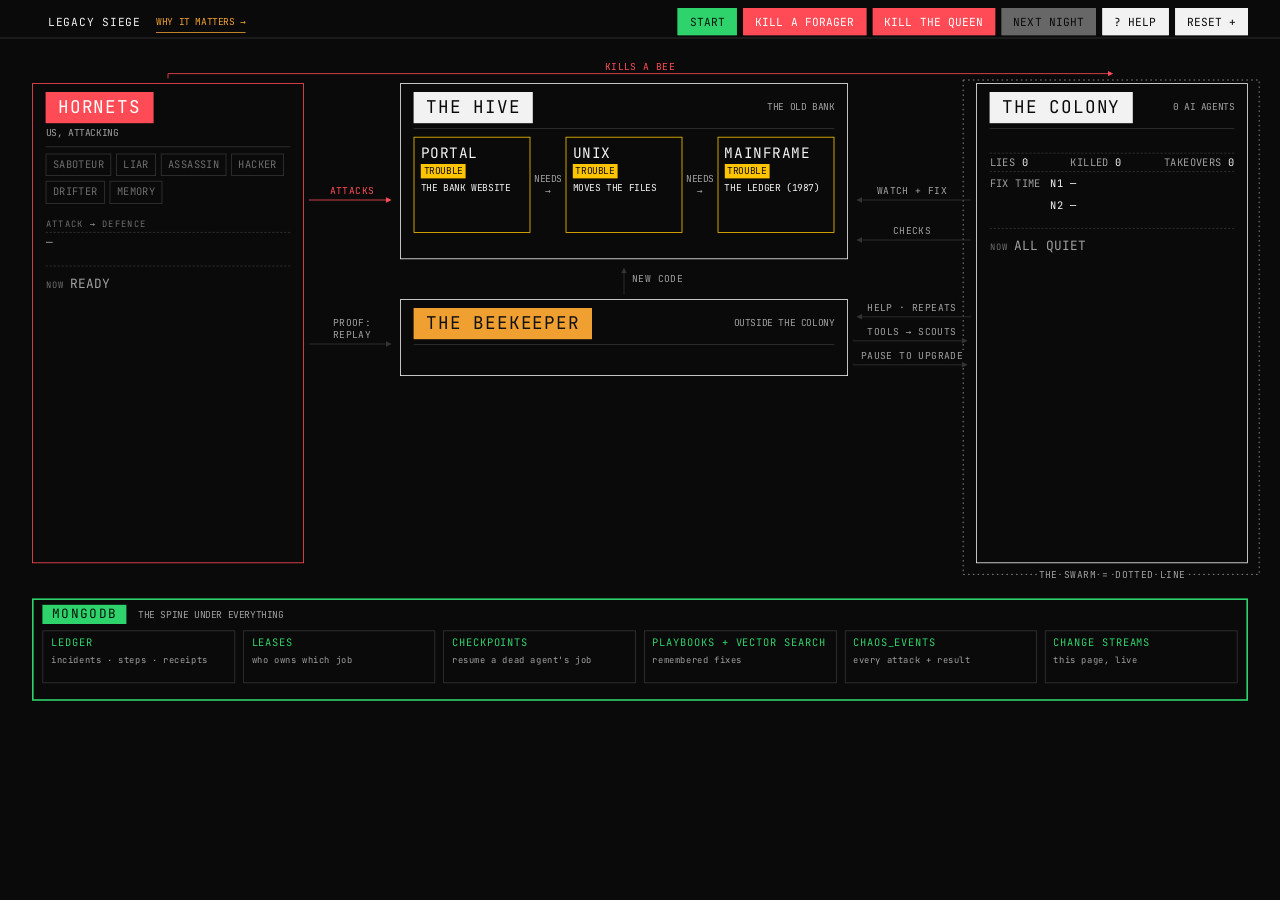
<file: console/static/diagram.html>
<!doctype html>
<html lang="en">
<head>
<meta charset="utf-8">
<meta name="viewport" content="width=device-width, initial-scale=1">
<title>Legacy Siege · Diagram</title>
<link rel="icon" href="data:image/svg+xml,%3Csvg xmlns='http://www.w3.org/2000/svg' viewBox='0 0 16 16' shape-rendering='crispEdges'%3E%3Cpath fill='%23111' d='M0 0h16v16H0z'/%3E%3Cpath fill='%23fff' d='M3 3h4v4H3zM9 9h4v4H9zM9 3h4v1H9zM3 12h4v1H3z'/%3E%3C/svg%3E">
<link rel="stylesheet" href="diagram.css">
</head>
<body>
<!-- Diagram view: the agents and the systems they work on, drawn as one live wiring diagram.
     Same data as every other view: the /ws change stream (js/store.js) + the existing REST API.
     Flowchart: ?view=flow -->
<div id="fit">
<div id="frame">
  <header class="top">
    <div class="l row nonum" style="top:14px"><span><span class="brand">LEGACY SIEGE</span><a class="why" href="./why" title="Why this matters">WHY IT MATTERS →</a></span>
      <nav class="controls">
        <button id="btn-start" class="btn inv" title="S">START</button>
        <button id="btn-kill" class="btn kill" title="Kill the worker that is in the middle of a job (K)">KILL A FORAGER</button>
        <button id="btn-queen" class="btn kill" title="Kill the queen, the coordinator; the backup queen takes over (Q)">KILL THE QUEEN</button>
        <button id="btn-next" class="btn" title="N">NEXT NIGHT</button>
        <button id="btn-help" class="btn" title="What every button does (?)">? HELP</button>
        <span class="more">
          <button id="btn-more" class="btn" aria-haspopup="true">RESET +</button>
          <div id="more-pop" class="pop" hidden>
            <button data-reset="next_round">RESET THIS NIGHT <small>KEEP WHAT THE AGENTS LEARNED</small></button>
            <button data-reset="full">FULL RESET <small>WIPE EVERYTHING, BACK TO NIGHT 1</small></button>
            <hr>
            <button data-scn="bank-night-1">RUN NIGHT 1</button>
            <button data-scn="bank-night-2">RUN NIGHT 2</button>
            <button data-scn="bank-night-3">RUN NIGHT 3</button>
            <hr>
            <button id="btn-details">DETAILS <small>MONGODB, MEMORY SEARCH, NUMBERS</small></button>
            <a href="./?view=flow">FLOWCHART VIEW</a>
          </div>
        </span>
      </nav>
    </div>
  </header>

  <main class="screen">
    <div id="row2" class="l row nonum" style="top:52px"><span class="crumbs"><button id="z-back" class="btn sm" hidden title="Back to the overview (Esc)">&lt; OVERVIEW</button><span id="vtog" class="seg" hidden><button data-v="live" class="on" title="What is happening now (V)">LIVE</button><button data-v="how" title="How this part is built (V)">HOW IT WORKS</button></span><span id="ex-a-l" class="dim"></span></span><span id="ex-title"></span><span id="clock" class="dim">—</span></div>

    <!-- level 0: three boxes. Click one (or press 1 2 3) to zoom in. -->
    <section id="v-overview" class="layer">
      <svg id="ov-wires" class="wires" viewBox="0 0 1600 900" aria-hidden="true"></svg>
      <div id="ov-nodes"></div>
      <!-- the MongoDB spine: the shared store under everything; a cell lights when a matching change arrives -->
      <div id="spine" class="spine">
        <div class="sp-h"><span class="sp-t">MONGODB</span><span class="dim">THE SPINE UNDER EVERYTHING</span></div>
        <div class="sp-cells">
          <div class="sp-c" data-cell="ledger"><b>LEDGER</b><span>incidents · steps · receipts</span></div>
          <div class="sp-c" data-cell="leases"><b>LEASES</b><span>who owns which job</span></div>
          <div class="sp-c" data-cell="checkpoints"><b>CHECKPOINTS</b><span>resume a dead agent's job</span></div>
          <div class="sp-c" data-cell="playbooks"><b>PLAYBOOKS + VECTOR SEARCH</b><span>remembered fixes</span></div>
          <div class="sp-c" data-cell="chaos_events"><b>CHAOS_EVENTS</b><span>every attack + result</span></div>
          <div class="sp-c" data-cell="streams"><b>CHANGE STREAMS</b><span>this page, live</span></div>
        </div>
      </div>
    </section>

    <!-- level 1: inside the Bees (the agents as seats around the systems they work on) -->
    <section id="v-bees" class="layer" hidden>
      <svg id="wires" class="wires" viewBox="0 0 1600 900" aria-hidden="true"></svg>
      <div id="nodes"></div>
      <div class="l rule" style="top:578px"><span>========================================================================================================================================================================================================</span></div>
      <div class="l row" style="top:604px"><span class="dim">EVERY MARK IS A REAL WRITE IN MONGODB</span><span>EXHIBIT B: WHO DID WHAT TONIGHT</span><span class="dim" id="ex-b-r">&nbsp;</span></div>
      <div id="strips"></div>
      <div id="board"></div>
      <div class="l legend" style="top:832px"><span><b class="k">!</b> ALARM&nbsp;&nbsp;H CHECK A SYSTEM&nbsp;&nbsp;S SEND A FIX&nbsp;&nbsp;V VERIFIED&nbsp;&nbsp;<b class="x">X</b> CAUGHT A LIE&nbsp;&nbsp;A ASK A HUMAN&nbsp;&nbsp;R REMEMBERED&nbsp;&nbsp;<b class="k">†</b> KILLED&nbsp;&nbsp;T TOOK OVER&nbsp;&nbsp;M SAVED TO MEMORY</span></div>
    </section>

    <!-- level 1: inside Chaos Monkey (who attacks, and the defence that answered each attack) -->
    <section id="v-chaos" class="layer" hidden><div id="chaos-body"></div></section>

    <!-- level 1: inside the Legacy systems (the cascade portal → unix → mainframe, what each one says, the lie) -->
    <section id="v-legacy" class="layer" hidden><div id="legacy-body"></div></section>

    <!-- level 1: inside the Gardener (a repeated failure becomes new, tested, approved, proven code) -->
    <section id="v-upgrader" class="layer" hidden><div id="gard-body"></div></section>

    <!-- "How it works": the architecture of the zoomed part (agents, MongoDB collections, flows) -->
    <section id="v-how" class="layer" hidden><div id="how-body"></div></section>

    <div id="lens" class="lens" hidden></div>
  </main>

  <div id="approval" class="approval" hidden>
    <div class="ap-k">YOUR OK IS NEEDED</div>
    <div class="ap-t" id="ap-t"></div>
    <div class="ap-d" id="ap-d"></div>
    <div class="ap-b"><button class="btn inv" id="ap-yes">APPROVE</button><button class="btn" id="ap-no">DENY</button></div>
  </div>
  <div id="toast" class="toast" hidden></div>
</div>
</div>

<div id="details" class="details" hidden>
  <div class="det-box">
    <div class="det-h"><h2>DETAILS</h2><button class="x" id="det-x" aria-label="close">×</button></div>
    <div id="det-body" class="det-body"></div>
  </div>
</div>

<div id="help" class="details" hidden>
  <div class="det-box help-box">
    <div class="det-h"><h2>HOW TO USE THIS SCREEN</h2><button class="x" id="help-x" aria-label="close">×</button></div>
    <div class="det-body">
      <h3>The picture</h3>
      <p>Four boxes. <b>HORNETS</b> is us: we attack <b>THE HIVE</b> of an old bank on purpose (a website, a Unix file server, a 1987 mainframe). <b>THE COLONY</b> are AI agents that watch those systems and fix what broke, live. <b>THE GARDENER</b> is a separate system <i>outside</i> the swarm: it turns a failure that keeps coming back into new, tested code. Its links to the Bees are arrows across the swarm boundary: the Bees ask it for help and hand it repeats, it pauses them while it upgrades, and it pushes tools and known fixes back to the Scouts. Arrows light up as it happens: red = an attack lands, green = a fix is verified, orange = new code deployed. Everything you see is read live from MongoDB.</p>
      <h3>Looking inside</h3>
      <table>
        <tr><td>Click a box · keys 1 2 3 4</td><td>Zoom in: 1 Hornets (every attack and the defence that answered it) · 2 The hive (the cascade, what each system claims, the lie) · 3 The colony (each agent, the system it is working on, its moves on a timeline) · 4 The Beekeeper (the code fix, step by step).</td></tr>
        <tr><td>&lt; OVERVIEW · Esc · 0</td><td>Zoom back out.</td></tr>
        <tr><td>LIVE / HOW IT WORKS · V</td><td>Inside a box: what is happening now, or how that part is built (its agents, MongoDB collections and flows).</td></tr>
      </table>
      <h3>Buttons (top right)</h3>
      <table>
        <tr><td>START · S</td><td>Starts Night 1: the attack begins. After a night it reads START OVER (wipes everything, runs Night 1 again).</td></tr>
        <tr><td>KILL A FORAGER · K</td><td>Really kills (SIGKILL) the worker agent that is in the middle of a fix. Glows red when one is mid-job. A nurse agent takes over its job from the saved progress in MongoDB.</td></tr>
        <tr><td>KILL THE QUEEN · Q</td><td>Kills the coordinator; the backup queen notices the silence and takes over.</td></tr>
        <tr><td>NEXT NIGHT · N</td><td>Night 2 = the same attack again: the colony remembers it and fixes it faster. Night 3 = the attack after the Beekeeper's upgrade: nothing breaks.</td></tr>
        <tr><td>RESET + · R</td><td>RESET THIS NIGHT keeps what the Bees learned. FULL RESET wipes everything back to before Night 1. Also: run any night, DETAILS (MongoDB, memory search, numbers).</td></tr>
        <tr><td>APPROVE / DENY</td><td>Risky steps and code deploys wait for a human. A yellow form pops up; nothing risky happens until you answer.</td></tr>
        <tr><td>? HELP · ?</td><td>This sheet.</td></tr>
      </table>
      <h3>Colours</h3>
      <p><span style="background:#ff4b55;color:#fff;padding:0 .5ch">RED</span> an attack, a killed agent, a lie caught · <span style="color:#1a9e4b">GREEN</span> verified, fixed · <span style="background:#f0a030;padding:0 .5ch">AMBER</span> memory, a takeover · <span style="background:#ffc400;padding:0 .5ch">YELLOW</span> waiting for your OK. A filled (inverted) name means that agent is working right now.</p>
    </div>
  </div>
</div>

<script type="module" src="diagram.js"></script>
</body>
</html>
</file>
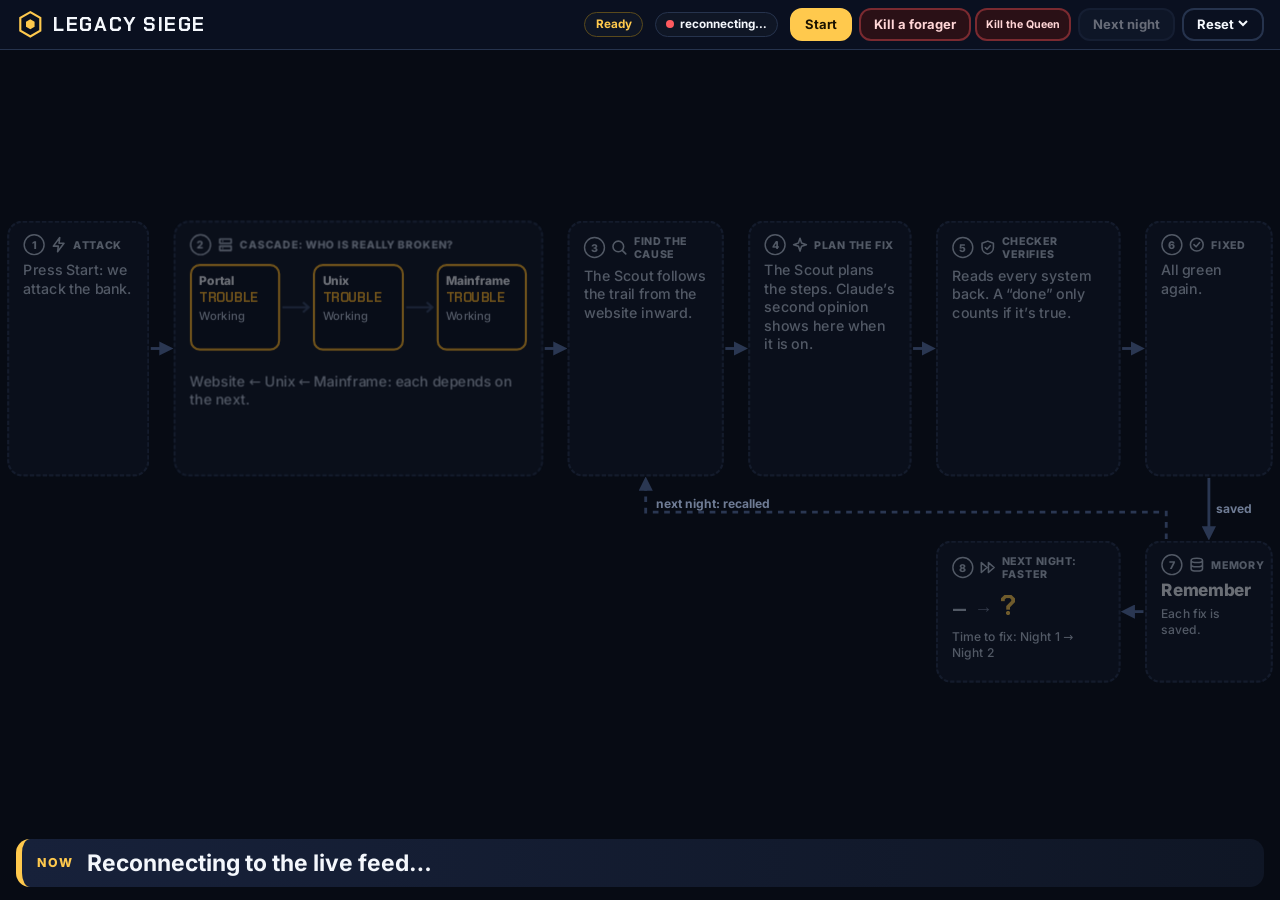
<file: console/static/flow.html>
<!doctype html>
<html lang="en">
<head>
<meta charset="utf-8">
<meta name="viewport" content="width=device-width, initial-scale=1">
<title>Legacy Siege · Flow</title>
<link rel="icon" href="data:image/svg+xml,%3Csvg xmlns='http://www.w3.org/2000/svg' viewBox='0 0 32 32'%3E%3Cpath d='M16 2l12 7v14l-12 7-12-7V9z' fill='%23ffc94d'/%3E%3C/svg%3E">
<link rel="stylesheet" href="flow.css">
</head>
<body>
<!-- Flow view: what the AI agents do, drawn as one flowchart that lights up live. -->
<header class="top">
  <div class="brand">
    <svg class="logo" viewBox="0 0 40 40" aria-hidden="true"><path d="M20 3l14 8v18l-14 8-14-8V11z" fill="none" stroke="currentColor" stroke-width="3"/><path d="M20 13l6 3.5v7L20 27l-6-3.5v-7z" fill="currentColor"/></svg>
    <div>
      <div class="title">LEGACY SIEGE</div>
      <div class="tag">AI agents (“bees”) keep an old bank running while we attack it</div>
    </div>
  </div>
  <span id="night" class="chip night">Ready</span>
  <span id="conn" class="chip conn"><i></i><span id="conn-txt">connecting…</span></span>
  <nav class="controls">
    <button id="btn-start" class="btn start" title="S">Start</button>
    <span class="killgroup">
      <button id="btn-kill" class="btn kill" title="Kill the worker bee that is in the middle of a job (K)">Kill a forager</button>
      <button id="btn-queen" class="btn kill small" title="Kill the queen bee, the coordinator; the backup queen takes over (Q)">Kill the Queen</button>
    </span>
    <button id="btn-next" class="btn" title="N">Next night</button>
    <div class="more">
      <button id="btn-more" class="btn ghost" aria-haspopup="true">Reset <svg viewBox="0 0 12 12" width="12" height="12" aria-hidden="true"><path d="M2 4l4 4 4-4" fill="none" stroke="currentColor" stroke-width="2"/></svg></button>
      <div id="more-pop" class="pop" hidden>
        <button data-reset="next_round">Reset this night <small>keep what the bees learned</small></button>
        <button data-reset="full">Full reset <small>wipe everything, back to Night 1</small></button>
        <hr>
        <button data-scn="bank-night-1">Run Night 1</button>
        <button data-scn="bank-night-2">Run Night 2</button>
        <button data-scn="bank-night-3">Run Night 3</button>
        <hr>
        <button id="btn-details">Details <small>MongoDB, memory search, numbers</small></button>
        <a href="./diagram">Diagram view</a>
      </div>
    </div>
  </nav>
</header>

<main id="stage-wrap">
  <div id="stage" class="stage">
    <svg id="wires" class="wires" aria-hidden="true"></svg>
    <div id="nodes"></div>
  </div>
</main>

<footer class="now"><span class="now-k">NOW</span><span id="now" class="now-t" aria-live="polite">Connecting to the live feed…</span></footer>

<div id="approval" class="approval" hidden>
  <div class="ap-k">YOUR OK IS NEEDED</div>
  <div class="ap-t" id="ap-t"></div>
  <div class="ap-d" id="ap-d"></div>
  <div class="ap-b"><button class="btn approve" id="ap-yes">Approve</button><button class="btn deny" id="ap-no">Deny</button></div>
</div>

<div id="toast" class="toast" hidden></div>

<div id="details" class="details" hidden>
  <div class="det-box">
    <div class="det-h"><h2>Details</h2><button class="x" id="det-x" aria-label="close">×</button></div>
    <div id="det-body" class="det-body"></div>
  </div>
</div>

<script type="module" src="flow.js"></script>
</body>
</html>
</file>
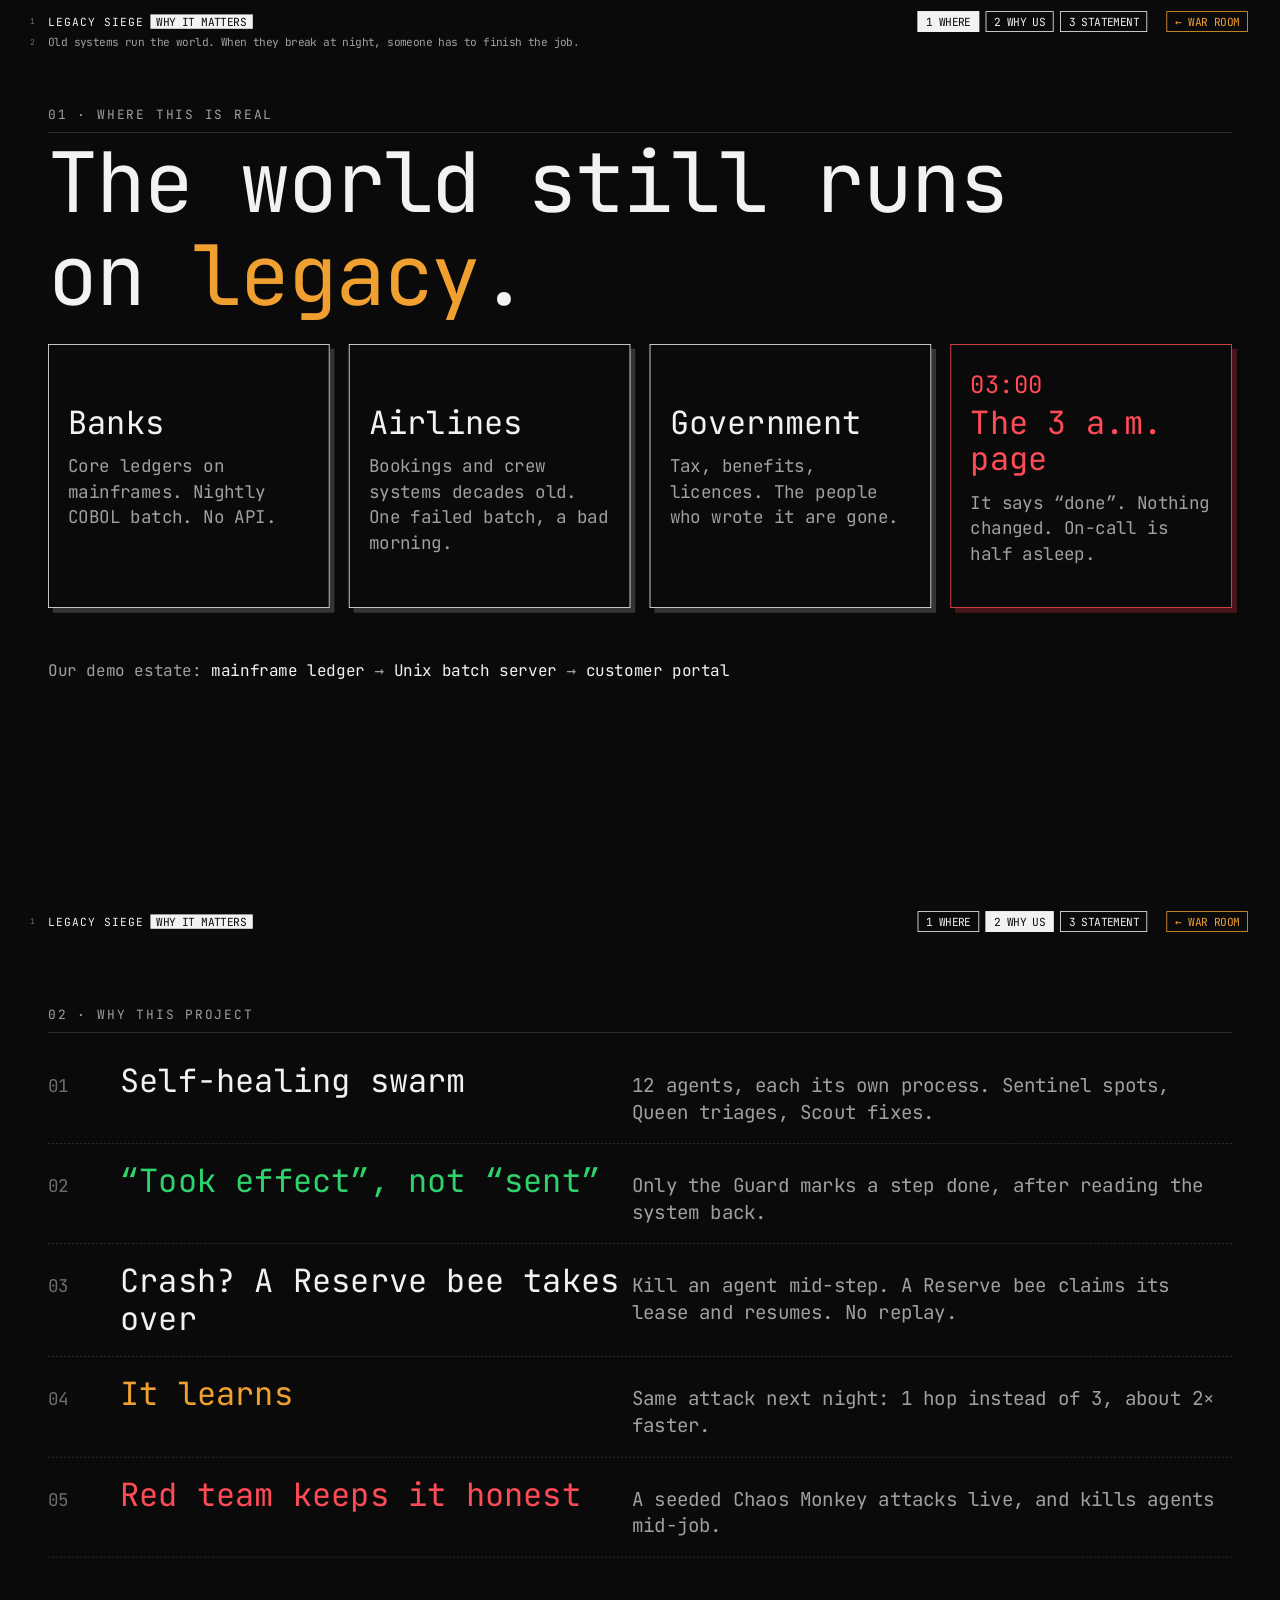
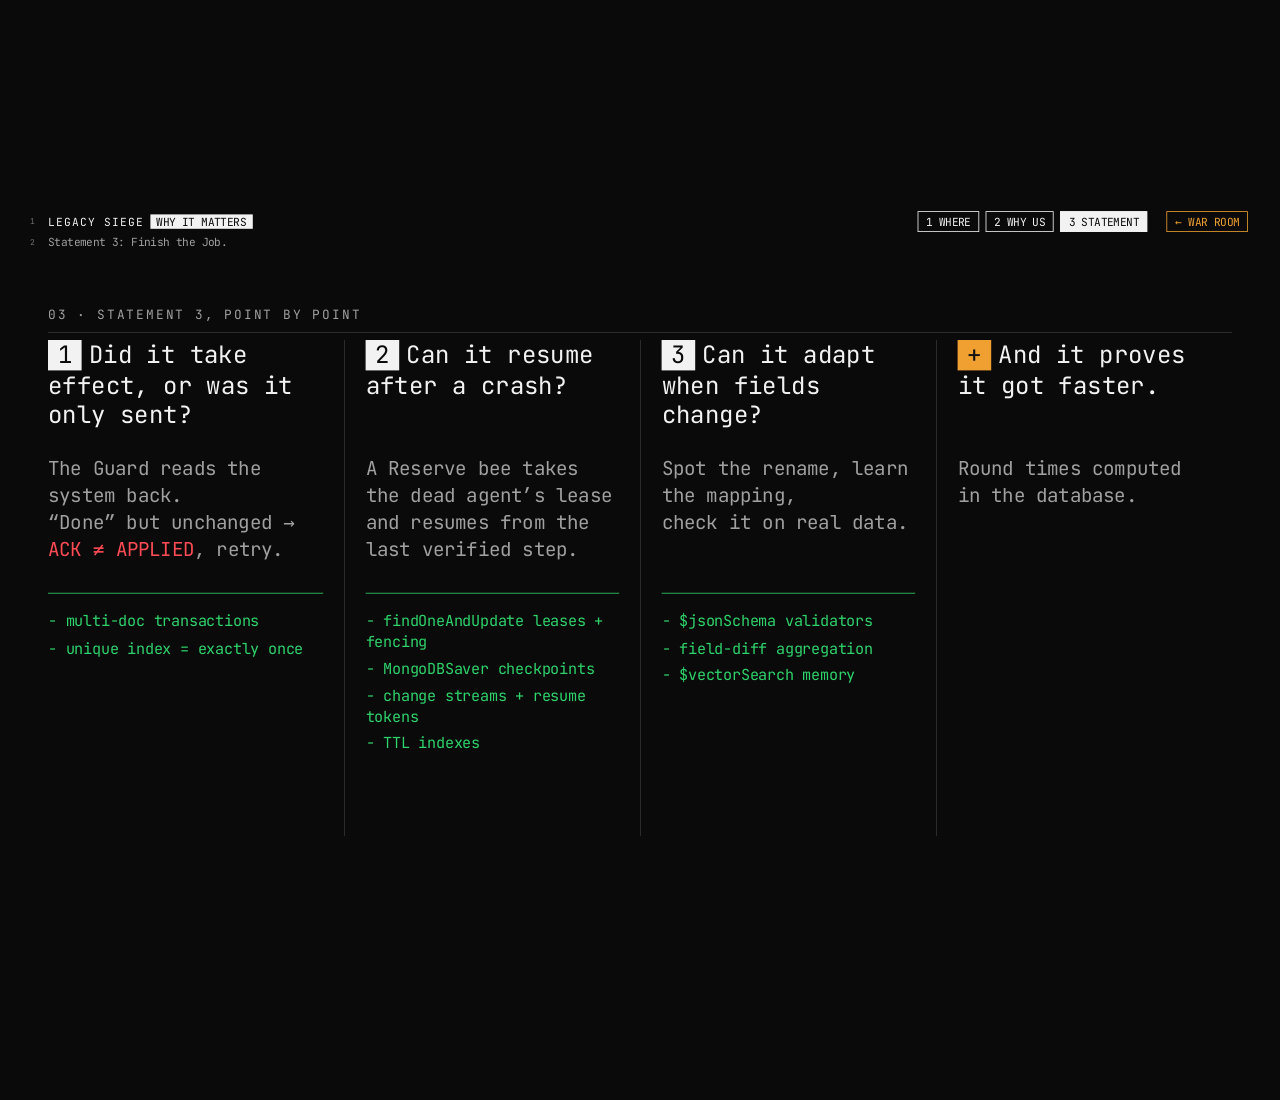
<file: console/static/why.html>
<!doctype html>
<html lang="en">
<head>
<meta charset="utf-8">
<meta name="viewport" content="width=device-width, initial-scale=1">
<title>Legacy Siege · Why it matters</title>
<link rel="icon" href="data:image/svg+xml,%3Csvg xmlns='http://www.w3.org/2000/svg' viewBox='0 0 16 16' shape-rendering='crispEdges'%3E%3Cpath fill='%23111' d='M0 0h16v16H0z'/%3E%3Cpath fill='%23fff' d='M3 3h4v4H3zM9 9h4v4H9zM9 3h4v1H9zM3 12h4v1H3z'/%3E%3C/svg%3E">
<link rel="stylesheet" href="why.css">
</head>
<body>
<!-- Why it matters: three 1600 × 900 sheets, each scaled to the screen width, same printed-transcript look as /diagram.
     Static page, no live data. Keys: 1 / 2 / 3 jump to a section, ← → or PgUp/PgDn step, D back to the diagram.
     Every claim here is on origin/main (results/AD2.md section C). -->

<section class="s" id="s1"><div class="f">
  <header class="sheet">
    <div class="l row" style="top:14px"><span><span class="brand">LEGACY SIEGE</span><span class="chip">WHY IT MATTERS</span></span><span class="nav"><a href="#s1" class="on">1 WHERE</a><a href="#s2">2 WHY US</a><a href="#s3">3 STATEMENT</a><a class="back" href="./diagram">← WAR ROOM</a></span></div>
    <div class="l" style="top:40px"><span class="dim">Old systems run the world. When they break at night, someone has to finish the job.</span></div>
  </header>
  <div class="k" style="top:130px">01 · WHERE THIS IS REAL</div>
  <h1 style="top:170px">The world still runs<br>on <em class="amb">legacy</em>.</h1>
  <div class="cards c4" style="top:430px">
    <div class="card"><div class="ic"></div><h2>Banks</h2><p>Core ledgers on mainframes. Nightly COBOL batch. No API.</p></div>
    <div class="card"><div class="ic"></div><h2>Airlines</h2><p>Bookings and crew systems decades old. One failed batch, a bad morning.</p></div>
    <div class="card"><div class="ic"></div><h2>Government</h2><p>Tax, benefits, licences. The people who wrote it are gone.</p></div>
    <div class="card red"><div class="ic">03:00</div><h2>The 3 a.m. page</h2><p>It says “done”. Nothing changed. On-call is half asleep.</p></div>
  </div>
  <div class="foot" style="top:820px"><span class="dim">Our demo estate:</span> mainframe ledger <span class="dim">→</span> Unix batch server <span class="dim">→</span> customer portal</div>
</div></section>

<section class="s" id="s2"><div class="f">
  <header class="sheet">
    <div class="l row" style="top:14px"><span><span class="brand">LEGACY SIEGE</span><span class="chip">WHY IT MATTERS</span></span><span class="nav"><a href="#s1">1 WHERE</a><a href="#s2" class="on">2 WHY US</a><a href="#s3">3 STATEMENT</a><a class="back" href="./diagram">← WAR ROOM</a></span></div>
  </header>
  <div class="k" style="top:130px">02 · WHY THIS PROJECT</div>
  <ol class="big" style="top:180px">
    <li><b>Self-healing swarm</b><span>12 agents, each its own process. Sentinel spots, Queen triages, Scout fixes.</span></li>
    <li><b class="grn">“Took effect”, not “sent”</b><span>Only the Guard marks a step done, after reading the system back.</span></li>
    <li><b>Crash? A Reserve bee takes over</b><span>Kill an agent mid-step. A Reserve bee claims its lease and resumes. No replay.</span></li>
    <li><b class="amb">It learns</b><span>Same attack next night: 1 hop instead of 3, about 2× faster.</span></li>
    <li><b class="red">Red team keeps it honest</b><span>A seeded Chaos Monkey attacks live, and kills agents mid-job.</span></li>
  </ol>
</div></section>

<section class="s" id="s3"><div class="f">
  <header class="sheet">
    <div class="l row" style="top:14px"><span><span class="brand">LEGACY SIEGE</span><span class="chip">WHY IT MATTERS</span></span><span class="nav"><a href="#s1">1 WHERE</a><a href="#s2">2 WHY US</a><a href="#s3" class="on">3 STATEMENT</a><a class="back" href="./diagram">← WAR ROOM</a></span></div>
    <div class="l" style="top:40px"><span class="dim">Statement 3: Finish the Job.</span></div>
  </header>
  <div class="k" style="top:130px">03 · STATEMENT 3, POINT BY POINT</div>
  <div class="grid" style="top:175px">
    <div class="hd"><span>THE QUESTION</span><span>HOW WE ANSWER IT</span><span>MONGODB UNDER IT</span></div>
    <div class="q">
      <h2><i>1</i>Did it take effect, or was it only sent?</h2>
      <p>The Guard reads the system back.<br>“Done” but unchanged → <em class="red">ACK ≠ APPLIED</em>, retry.</p>
      <ul><li>multi-doc transactions</li><li>unique index = exactly once</li></ul>
    </div>
    <div class="q">
      <h2><i>2</i>Can it resume after a crash?</h2>
      <p>A Reserve bee takes the dead agent’s lease<br>and resumes from the last verified step.</p>
      <ul><li>findOneAndUpdate leases + fencing</li><li>MongoDBSaver checkpoints</li><li>change streams + resume tokens</li><li>TTL indexes</li></ul>
    </div>
    <div class="q">
      <h2><i>3</i>Can it adapt when fields change?</h2>
      <p>Spot the rename, learn the mapping,<br>check it on real data.</p>
      <ul><li>$jsonSchema validators</li><li>field-diff aggregation</li><li>$vectorSearch memory</li></ul>
    </div>
    <div class="q last">
      <h2><i>+</i>And it proves it got faster.</h2>
      <p>Round times computed in the database.</p>
    </div>
  </div>
</div></section>

<script>
(() => {
  const W = 1600, H = 900, secs = [...document.querySelectorAll(".s")], all = new URLSearchParams(location.search).has("all");
  const fit = () => { const s = all ? innerWidth / W : Math.min(innerWidth / W, innerHeight / H), h = all ? H * s : Math.max(innerHeight, H * s);
    for (const sec of secs) { sec.style.height = `${h}px`;
      sec.firstElementChild.style.transform = `translate(${Math.max(0, (innerWidth - W * s) / 2)}px, 0px) scale(${s})`; } };
  addEventListener("resize", fit); fit();
  const hashGo = () => { const t = document.querySelector(location.hash || "#s1"); if (t) t.scrollIntoView(); };
  addEventListener("load", hashGo); document.fonts?.ready.then(hashGo);
  const at = () => secs.reduce((b, s, i) => Math.abs(s.getBoundingClientRect().top) < Math.abs(secs[b].getBoundingClientRect().top) ? i : b, 0);
  const go = (i) => secs[Math.max(0, Math.min(secs.length - 1, i))].scrollIntoView({ behavior: "smooth" });
  addEventListener("keydown", (e) => {
    if (e.metaKey || e.ctrlKey || e.altKey) return;
    if (e.key >= "1" && e.key <= "3") go(+e.key - 1);
    else if (["ArrowRight", "ArrowDown", "PageDown", " "].includes(e.key)) { e.preventDefault(); go(at() + 1); }
    else if (["ArrowLeft", "ArrowUp", "PageUp"].includes(e.key)) { e.preventDefault(); go(at() - 1); }
    else if (e.key.toLowerCase() === "d") location.href = "./diagram";
    else return;
  });
})();
</script>
</body>
</html>
</file>
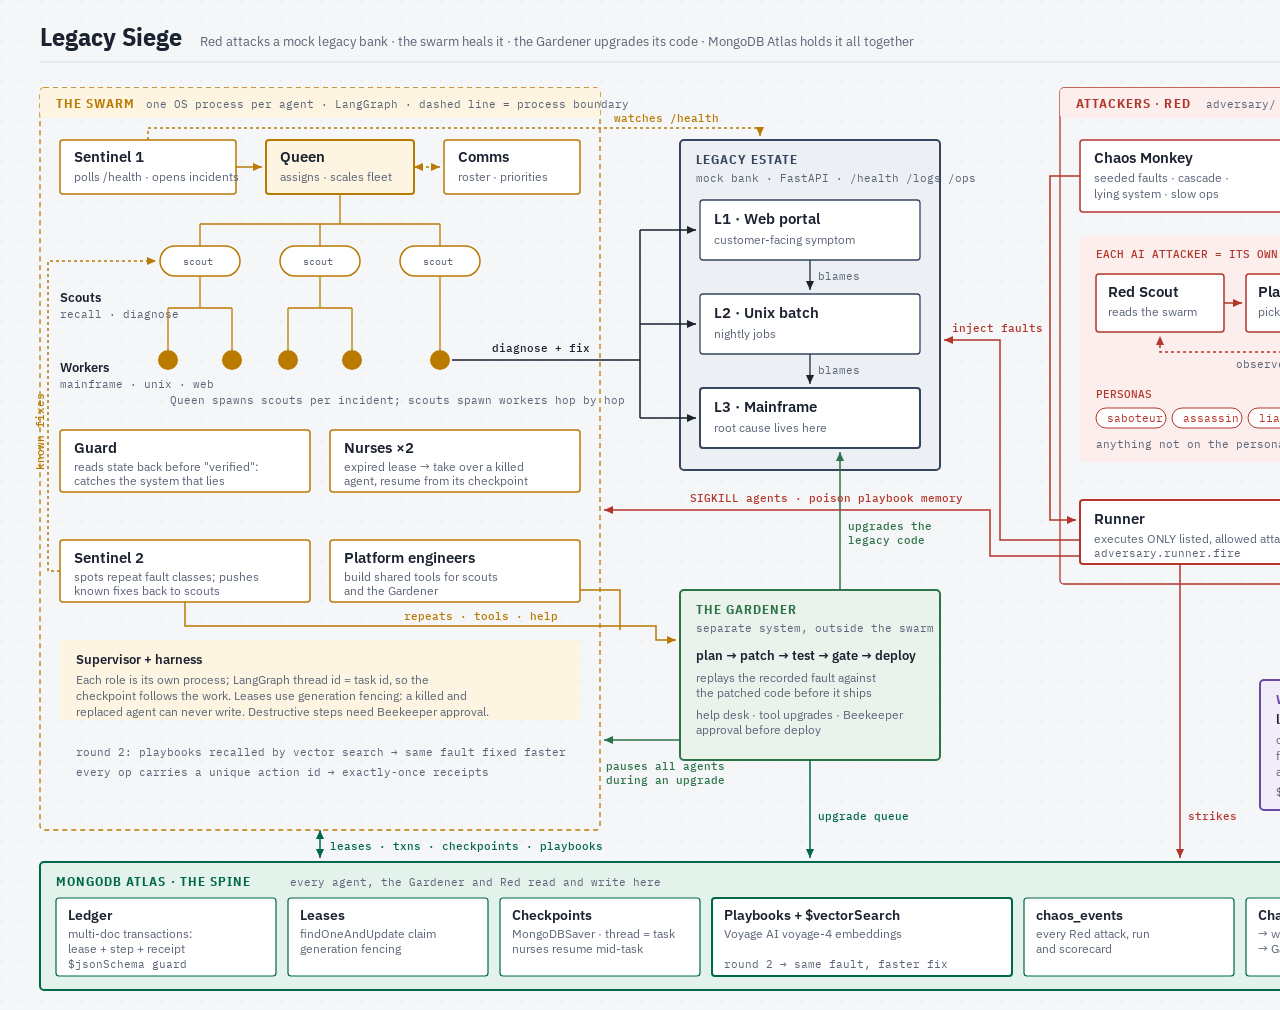
<file: docs/diagrams/architecture-v3.html>
<!doctype html><html><head><meta charset="utf-8">
<link rel="stylesheet" href="https://fonts.googleapis.com/css2?family=IBM+Plex+Mono:wght@400;500&family=IBM+Plex+Sans+Condensed:wght@500;600;700&family=IBM+Plex+Sans:wght@400;500;600&display=swap">
<style>
/* layout: four zones around a central legacy system, MongoDB as a full-width spine underneath */
:root{--paper:#f5f6f8;--ink:#1b2230;--sub:#5b6577;--rule:#d9dde4;
--red:#b3362c;--redt:#fbeeec;--honey:#b97a00;--honeyt:#fdf5e2;--slate:#36465f;--slatet:#eceff4;
--moss:#2c7347;--mosst:#e9f3ec;--mongo:#00684a;--mongot:#e4f2ec;--violet:#6a48a6;--violett:#f1ecf8}
html,body{margin:0;background:var(--paper)}
svg{display:block;font-family:"IBM Plex Sans",system-ui,sans-serif;color:var(--ink)}
.h{font-family:"IBM Plex Sans Condensed","IBM Plex Sans",sans-serif;font-weight:700;letter-spacing:.08em;font-size:13px;text-transform:uppercase}
.t{font-weight:600;font-size:15px;fill:var(--ink)}
.s{font-size:11.5px;fill:var(--sub)}
.m{font-family:"IBM Plex Mono",monospace;font-size:10.5px;fill:var(--sub)}
.lab{font-family:"IBM Plex Mono",monospace;font-size:10.5px;font-weight:500}
.ln{fill:none;stroke-width:1.5}
</style></head><body>
<svg width="1600" height="1010" viewBox="0 0 1600 1010" xmlns="http://www.w3.org/2000/svg">
<defs>
 <pattern id="g" width="20" height="20" patternUnits="userSpaceOnUse"><circle cx="1" cy="1" r=".8" fill="#dfe3e9"/></pattern>
 <marker id="ak" viewBox="0 0 10 10" refX="9" refY="5" markerWidth="7" markerHeight="7" orient="auto-start-reverse"><path d="M0 1 L9 5 L0 9 z" fill="#1b2230"/></marker>
 <marker id="ar" viewBox="0 0 10 10" refX="9" refY="5" markerWidth="7" markerHeight="7" orient="auto-start-reverse"><path d="M0 1 L9 5 L0 9 z" fill="#b3362c"/></marker>
 <marker id="ah" viewBox="0 0 10 10" refX="9" refY="5" markerWidth="7" markerHeight="7" orient="auto-start-reverse"><path d="M0 1 L9 5 L0 9 z" fill="#b97a00"/></marker>
 <marker id="am" viewBox="0 0 10 10" refX="9" refY="5" markerWidth="7" markerHeight="7" orient="auto-start-reverse"><path d="M0 1 L9 5 L0 9 z" fill="#2c7347"/></marker>
 <marker id="ag" viewBox="0 0 10 10" refX="9" refY="5" markerWidth="7" markerHeight="7" orient="auto-start-reverse"><path d="M0 1 L9 5 L0 9 z" fill="#00684a"/></marker>
 <marker id="av" viewBox="0 0 10 10" refX="9" refY="5" markerWidth="7" markerHeight="7" orient="auto-start-reverse"><path d="M0 1 L9 5 L0 9 z" fill="#6a48a6"/></marker>
</defs>
<rect width="1600" height="1010" fill="var(--paper)"/>
<rect width="1600" height="1010" fill="url(#g)"/>

<!-- title -->
<text x="40" y="46" style="font-family:'IBM Plex Sans Condensed';font-weight:700;font-size:26px" fill="var(--ink)">Legacy Siege</text>
<text x="200" y="46" class="s" style="font-size:13px">Red attacks a mock legacy bank · the swarm heals it · the Gardener upgrades its code · MongoDB Atlas holds it all together</text>
<line x1="40" y1="62" x2="1560" y2="62" stroke="var(--rule)"/>

<!-- ================= SWARM ================= -->
<rect x="40" y="88" width="560" height="742" rx="4" fill="none" stroke="var(--honey)" stroke-dasharray="5 4" stroke-width="1.3"/>
<rect x="40" y="88" width="560" height="30" rx="4" fill="var(--honeyt)"/>
<text x="56" y="108" class="h" fill="var(--honey)">The swarm</text>
<text x="146" y="108" class="m">one OS process per agent · LangGraph · dashed line = process boundary</text>

<!-- sentinel 1 / queen / comms -->
<rect x="60" y="140" width="176" height="54" rx="3" fill="#fff" stroke="var(--honey)" stroke-width="1.5"/>
<text x="74" y="162" class="t">Sentinel 1</text><text x="74" y="181" class="s">polls /health · opens incidents</text>
<rect x="266" y="140" width="148" height="54" rx="3" fill="var(--honeyt)" stroke="var(--honey)" stroke-width="2"/>
<text x="280" y="162" class="t">Queen</text><text x="280" y="181" class="s">assigns · scales fleet</text>
<rect x="444" y="140" width="136" height="54" rx="3" fill="#fff" stroke="var(--honey)" stroke-width="1.5"/>
<text x="458" y="162" class="t">Comms</text><text x="458" y="181" class="s">roster · priorities</text>
<path class="ln" d="M236 167 H262" stroke="var(--honey)" marker-end="url(#ah)"/>
<path class="ln" d="M414 167 H440" stroke="var(--honey)" stroke-dasharray="3 3" marker-end="url(#ah)" marker-start="url(#ah)"/>

<!-- tree -->
<text x="60" y="302" class="t" style="font-size:13px">Scouts</text><text x="60" y="318" class="m">recall · diagnose</text>
<text x="60" y="372" class="t" style="font-size:13px">Workers</text><text x="60" y="388" class="m">mainframe · unix · web</text>
<g stroke="var(--honey)" stroke-width="1.3" fill="none">
 <path d="M340 194 V224 M200 224 H440 M320 224 V224 M200 224 V246 M320 224 V246 M440 224 V246"/>
 <path d="M200 276 V308 M168 308 H232 M168 308 V350 M232 308 V350"/>
 <path d="M320 276 V308 M288 308 H352 M288 308 V350 M352 308 V350"/>
 <path d="M440 276 V350"/>
</g>
<g fill="#fff" stroke="var(--honey)" stroke-width="1.5">
 <rect x="160" y="246" width="80" height="30" rx="15"/><rect x="280" y="246" width="80" height="30" rx="15"/><rect x="400" y="246" width="80" height="30" rx="15"/>
</g>
<g class="m" style="font-size:10px" fill="var(--honey)"><text x="183" y="265">scout</text><text x="303" y="265">scout</text><text x="423" y="265">scout</text></g>
<g fill="var(--honey)"><circle cx="168" cy="360" r="10"/><circle cx="232" cy="360" r="10"/><circle cx="288" cy="360" r="10"/><circle cx="352" cy="360" r="10"/><circle cx="440" cy="360" r="10"/></g>
<text x="170" y="404" class="m">Queen spawns scouts per incident; scouts spawn workers hop by hop</text>

<!-- guard / nurses -->
<rect x="60" y="430" width="250" height="62" rx="3" fill="#fff" stroke="var(--honey)" stroke-width="1.5"/>
<text x="74" y="453" class="t">Guard</text><text x="74" y="471" class="s">reads state back before "verified":</text><text x="74" y="485" class="s">catches the system that lies</text>
<rect x="330" y="430" width="250" height="62" rx="3" fill="#fff" stroke="var(--honey)" stroke-width="1.5"/>
<text x="344" y="453" class="t">Nurses ×2</text><text x="344" y="471" class="s">expired lease → take over a killed</text><text x="344" y="485" class="s">agent, resume from its checkpoint</text>

<!-- sentinel 2 / platform -->
<rect x="60" y="540" width="250" height="62" rx="3" fill="#fff" stroke="var(--honey)" stroke-width="1.5"/>
<text x="74" y="563" class="t">Sentinel 2</text><text x="74" y="581" class="s">spots repeat fault classes; pushes</text><text x="74" y="595" class="s">known fixes back to scouts</text>
<rect x="330" y="540" width="250" height="62" rx="3" fill="#fff" stroke="var(--honey)" stroke-width="1.5"/>
<text x="344" y="563" class="t">Platform engineers</text><text x="344" y="581" class="s">build shared tools for scouts</text><text x="344" y="595" class="s">and the Gardener</text>
<path class="ln" d="M60 571 H48 V261 H156" stroke="var(--honey)" stroke-dasharray="3 3" marker-end="url(#ah)"/>
<text x="0" y="0" class="lab" fill="var(--honey)" transform="translate(44 470) rotate(-90)">known fixes</text>

<!-- supervisor -->
<rect x="60" y="640" width="520" height="80" rx="3" fill="var(--honeyt)" stroke="none"/>
<text x="76" y="664" class="t" style="font-size:13px">Supervisor + harness</text>
<text x="76" y="684" class="s">Each role is its own process; LangGraph thread id = task id, so the</text>
<text x="76" y="700" class="s">checkpoint follows the work. Leases use generation fencing: a killed and</text>
<text x="76" y="716" class="s">replaced agent can never write. Destructive steps need Beekeeper approval.</text>
<text x="76" y="756" class="m">round 2: playbooks recalled by vector search → same fault fixed faster</text>
<text x="76" y="776" class="m">every op carries a unique action id → exactly-once receipts</text>

<!-- ================= SYSTEM ================= -->
<rect x="680" y="140" width="260" height="330" rx="4" fill="var(--slatet)" stroke="var(--slate)" stroke-width="2"/>
<text x="696" y="164" class="h" fill="var(--slate)">Legacy estate</text>
<text x="696" y="182" class="m">mock bank · FastAPI · /health /logs /ops</text>
<rect x="700" y="200" width="220" height="60" rx="3" fill="#fff" stroke="var(--slate)" stroke-width="1.3"/>
<text x="714" y="224" class="t">L1 · Web portal</text><text x="714" y="244" class="s">customer-facing symptom</text>
<rect x="700" y="294" width="220" height="60" rx="3" fill="#fff" stroke="var(--slate)" stroke-width="1.3"/>
<text x="714" y="318" class="t">L2 · Unix batch</text><text x="714" y="338" class="s">nightly jobs</text>
<rect x="700" y="388" width="220" height="60" rx="3" fill="#fff" stroke="var(--slate)" stroke-width="2"/>
<text x="714" y="412" class="t">L3 · Mainframe</text><text x="714" y="432" class="s">root cause lives here</text>
<path class="ln" d="M810 260 V290" stroke="var(--slate)" marker-end="url(#ak)"/><text x="818" y="280" class="m">blames</text>
<path class="ln" d="M810 354 V384" stroke="var(--slate)" marker-end="url(#ak)"/><text x="818" y="374" class="m">blames</text>

<!-- swarm -> system -->
<path class="ln" d="M148 140 V128 H760 V136" stroke="var(--honey)" stroke-dasharray="3 3" marker-end="url(#ah)"/>
<text x="614" y="122" class="lab" fill="var(--honey)">watches /health</text>
<path class="ln" d="M452 360 H640 M640 230 V418 M640 230 H692 M640 324 H692 M640 418 H692" stroke="var(--ink)"/>
<path class="ln" d="M690 230 H696" stroke="var(--ink)" marker-end="url(#ak)"/>
<path class="ln" d="M690 324 H696" stroke="var(--ink)" marker-end="url(#ak)"/>
<path class="ln" d="M690 418 H696" stroke="var(--ink)" marker-end="url(#ak)"/>
<text x="492" y="352" class="lab" fill="var(--ink)">diagnose + fix</text>

<!-- ================= GARDENER ================= -->
<rect x="680" y="590" width="260" height="170" rx="4" fill="var(--mosst)" stroke="var(--moss)" stroke-width="2"/>
<text x="696" y="614" class="h" fill="var(--moss)">The Gardener</text>
<text x="696" y="632" class="m">separate system, outside the swarm</text>
<text x="696" y="660" class="t" style="font-size:13px">plan → patch → test → gate → deploy</text>
<text x="696" y="682" class="s">replays the recorded fault against</text>
<text x="696" y="697" class="s">the patched code before it ships</text>
<text x="696" y="719" class="s">help desk · tool upgrades · Beekeeper</text>
<text x="696" y="734" class="s">approval before deploy</text>
<path class="ln" d="M840 590 V452" stroke="var(--moss)" marker-end="url(#am)"/>
<text x="848" y="530" class="lab" fill="var(--moss)">upgrades the</text><text x="848" y="544" class="lab" fill="var(--moss)">legacy code</text>
<path class="ln" d="M310 571 H330" stroke="none"/>
<path class="ln" d="M185 602 V626 H656 V640 H676" stroke="var(--honey)" marker-end="url(#ah)"/>
<path class="ln" d="M580 590 H620 V630" stroke="var(--honey)"/>
<text x="404" y="620" class="lab" fill="var(--honey)">repeats · tools · help</text>
<path class="ln" d="M680 740 H604" stroke="var(--moss)" marker-end="url(#am)"/>
<text x="606" y="770" class="lab" fill="var(--moss)">pauses all agents</text><text x="606" y="784" class="lab" fill="var(--moss)">during an upgrade</text>

<!-- ================= RED ================= -->
<rect x="1060" y="88" width="500" height="496" rx="4" fill="none" stroke="var(--red)" stroke-width="1.3"/>
<rect x="1060" y="88" width="500" height="30" rx="4" fill="var(--redt)"/>
<text x="1076" y="108" class="h" fill="var(--red)">Attackers · Red</text>
<text x="1206" y="108" class="m">adversary/ · every strike scored in chaos_events</text>

<rect x="1080" y="140" width="210" height="72" rx="3" fill="#fff" stroke="var(--red)" stroke-width="1.5"/>
<text x="1094" y="163" class="t">Chaos Monkey</text><text x="1094" y="182" class="s">seeded faults · cascade ·</text><text x="1094" y="198" class="s">lying system · slow ops</text>
<rect x="1330" y="140" width="210" height="72" rx="3" fill="#fff" stroke="var(--red)" stroke-width="1.3" stroke-dasharray="4 3"/>
<text x="1344" y="163" class="t">Red Commander</text><text x="1344" y="182" class="s">optional · picks targets,</text><text x="1344" y="198" class="s">learns between nights</text>

<rect x="1080" y="236" width="460" height="226" rx="3" fill="var(--redt)" stroke="none"/>
<text x="1096" y="258" class="lab" fill="var(--red)">EACH AI ATTACKER = ITS OWN PROCESS + LANGGRAPH LOOP</text>
<rect x="1096" y="274" width="128" height="58" rx="3" fill="#fff" stroke="var(--red)" stroke-width="1.5"/>
<text x="1108" y="297" class="t">Red Scout</text><text x="1108" y="316" class="s">reads the swarm</text>
<rect x="1246" y="274" width="128" height="58" rx="3" fill="#fff" stroke="var(--red)" stroke-width="1.5"/>
<text x="1258" y="297" class="t">Planner</text><text x="1258" y="316" class="s">picks one move</text>
<rect x="1396" y="274" width="128" height="58" rx="3" fill="#fff" stroke="var(--red)" stroke-width="1.5"/>
<text x="1408" y="297" class="t">Striker</text><text x="1408" y="316" class="s">proposes attack</text>
<path class="ln" d="M1224 303 H1242" stroke="var(--red)" marker-end="url(#ar)"/>
<path class="ln" d="M1374 303 H1392" stroke="var(--red)" marker-end="url(#ar)"/>
<path class="ln" d="M1460 332 V352 H1160 V336" stroke="var(--red)" stroke-dasharray="3 3" marker-end="url(#ar)"/>
<text x="1236" y="368" class="m" fill="var(--red)">observe → next move</text>
<text x="1096" y="398" class="lab" fill="var(--red)">PERSONAS</text>
<g class="m" style="font-size:10.5px">
 <rect x="1096" y="408" width="70" height="20" rx="10" fill="#fff" stroke="var(--red)"/><text x="1107" y="422" fill="var(--red)">saboteur</text>
 <rect x="1172" y="408" width="70" height="20" rx="10" fill="#fff" stroke="var(--red)"/><text x="1183" y="422" fill="var(--red)">assassin</text>
 <rect x="1248" y="408" width="50" height="20" rx="10" fill="#fff" stroke="var(--red)"/><text x="1259" y="422" fill="var(--red)">liar</text>
 <rect x="1304" y="408" width="62" height="20" rx="10" fill="#fff" stroke="var(--red)"/><text x="1315" y="422" fill="var(--red)">hacker</text>
 <rect x="1372" y="408" width="66" height="20" rx="10" fill="#fff" stroke="var(--red)"/><text x="1382" y="422" fill="var(--red)">drifter</text>
 <rect x="1444" y="408" width="80" height="20" rx="10" fill="#fff" stroke="var(--red)"/><text x="1455" y="422" fill="var(--red)">memory</text>
</g>
<text x="1096" y="448" class="m">anything not on the persona's menu is rejected</text>
<path class="ln" d="M1435 212 V232" stroke="var(--red)" stroke-dasharray="3 3" marker-end="url(#ar)"/>

<rect x="1080" y="500" width="460" height="64" rx="3" fill="#fff" stroke="var(--red)" stroke-width="2"/>
<text x="1094" y="524" class="t">Runner</text><text x="1094" y="543" class="s">executes ONLY listed, allowed attacks</text>
<text x="1094" y="557" class="m">adversary.runner.fire</text>
<path class="ln" d="M1460 462 V496" stroke="var(--red)" marker-end="url(#ar)"/>
<path class="ln" d="M1080 176 H1050 V520 H1076" stroke="var(--red)" marker-end="url(#ar)"/>

<!-- red -> system / swarm -->
<path class="ln" d="M1080 540 H1000 V340 H944" stroke="var(--red)" marker-end="url(#ar)"/>
<text x="952" y="332" class="lab" fill="var(--red)">inject faults</text>
<path class="ln" d="M1080 556 H990 V510 H604" stroke="var(--red)" marker-end="url(#ar)"/>
<text x="690" y="502" class="lab" fill="var(--red)">SIGKILL agents · poison playbook memory</text>

<!-- ================= WAR ROOM ================= -->
<rect x="1260" y="680" width="300" height="130" rx="4" fill="var(--violett)" stroke="var(--violet)" stroke-width="2"/>
<text x="1276" y="704" class="h" fill="var(--violet)">War room</text>
<text x="1276" y="724" class="t" style="font-size:13px">live map of the siege</text>
<text x="1276" y="744" class="s">one change stream · resume token</text>
<text x="1276" y="760" class="s">fault / kill buttons · Beekeeper</text>
<text x="1276" y="776" class="s">approvals · scorecards</text>
<text x="1276" y="796" class="m">$facet · $setWindowFields</text>

<!-- ================= MONGO SPINE ================= -->
<rect x="40" y="862" width="1520" height="128" rx="4" fill="var(--mongot)" stroke="var(--mongo)" stroke-width="2"/>
<text x="56" y="886" class="h" fill="var(--mongo)">MongoDB Atlas · the spine</text>
<text x="290" y="886" class="m">every agent, the Gardener and Red read and write here</text>
<g>
 <rect x="56" y="898" width="220" height="78" rx="3" fill="#fff" stroke="var(--mongo)" stroke-width="1.2"/>
 <text x="68" y="920" class="t" style="font-size:13.5px">Ledger</text><text x="68" y="938" class="s">multi-doc transactions:</text><text x="68" y="953" class="s">lease + step + receipt</text><text x="68" y="968" class="m">$jsonSchema guard</text>
 <rect x="288" y="898" width="200" height="78" rx="3" fill="#fff" stroke="var(--mongo)" stroke-width="1.2"/>
 <text x="300" y="920" class="t" style="font-size:13.5px">Leases</text><text x="300" y="938" class="s">findOneAndUpdate claim</text><text x="300" y="953" class="s">generation fencing</text>
 <rect x="500" y="898" width="200" height="78" rx="3" fill="#fff" stroke="var(--mongo)" stroke-width="1.2"/>
 <text x="512" y="920" class="t" style="font-size:13.5px">Checkpoints</text><text x="512" y="938" class="s">MongoDBSaver · thread = task</text><text x="512" y="953" class="s">nurses resume mid-task</text>
 <rect x="712" y="898" width="300" height="78" rx="3" fill="#fff" stroke="var(--mongo)" stroke-width="2"/>
 <text x="724" y="920" class="t" style="font-size:13.5px">Playbooks + $vectorSearch</text><text x="724" y="938" class="s">Voyage AI voyage-4 embeddings</text><text x="724" y="968" class="m">round 2 → same fault, faster fix</text>
 <rect x="1024" y="898" width="210" height="78" rx="3" fill="#fff" stroke="var(--mongo)" stroke-width="1.2"/>
 <text x="1036" y="920" class="t" style="font-size:13.5px">chaos_events</text><text x="1036" y="938" class="s">every Red attack, run</text><text x="1036" y="953" class="s">and scorecard</text>
 <rect x="1246" y="898" width="298" height="78" rx="3" fill="#fff" stroke="var(--mongo)" stroke-width="1.2"/>
 <text x="1258" y="920" class="t" style="font-size:13.5px">Change streams</text><text x="1258" y="938" class="s">→ war room · Guard wake-up</text><text x="1258" y="953" class="s">→ Gardener queue + pause</text>
</g>
<!-- spine links -->
<path class="ln" d="M320 830 V858" stroke="var(--mongo)" marker-end="url(#ag)" marker-start="url(#ag)"/><text x="330" y="850" class="lab" fill="var(--mongo)">leases · txns · checkpoints · playbooks</text>
<path class="ln" d="M810 760 V858" stroke="var(--mongo)" marker-end="url(#ag)"/><text x="818" y="820" class="lab" fill="var(--mongo)">upgrade queue</text>
<path class="ln" d="M1180 564 V858" stroke="var(--red)" marker-end="url(#ar)"/><text x="1188" y="820" class="lab" fill="var(--red)">strikes</text>
<path class="ln" d="M1410 862 V814" stroke="var(--violet)" marker-end="url(#av)"/><text x="1418" y="840" class="lab" fill="var(--violet)">change streams</text>
</svg></body></html>
</file>
<file: console/static/diagram.css>
/* Legacy Siege · diagram view. A printed-transcript look: one monospace face at one weight, numbered lines,
   paper header over a black exhibit, thin rules, inverted chips for whatever is live, stepped motion.
   Colour is rare and means something: red = attack / death / a lie, green = verified, amber = memory, yellow = your OK. */
@font-face { font-family: "JB Mono"; src: url("vendor/fonts/jetbrains-mono-latin-400-normal.woff2") format("woff2"); font-weight: 400; font-display: block; }
:root {
  --ink: #f2f2f2; --paper: #0a0a0a; --gutter: #6e6e6e; --faint: #343434; --muted: #a0a0a0;
  --red: #ff4b55; --green: #2fd36b; --amber: #f0a030; --warn: #ffc400;
  --mono: "JB Mono", ui-monospace, Menlo, "DejaVu Sans Mono", monospace;
}
* { box-sizing: border-box; }
html, body { margin: 0; height: 100%; background: #000; color: var(--ink); overflow: hidden; }
body { font-family: var(--mono); font-size: 14px; line-height: 1.8; font-weight: 400; }
b, strong, h1, h2, h3, th { font-weight: 400; }
button { font: inherit; color: inherit; }

/* the whole page is one 1600 × 900 sheet, scaled to fit any screen */
#fit { position: fixed; inset: 0; overflow: hidden; background: var(--paper); }
#frame { position: absolute; left: 0; top: 0; width: 1600px; height: 900px; transform-origin: 0 0; counter-reset: ln; background: var(--paper); }

/* numbered lines */
.l { position: absolute; left: 60px; right: 40px; height: 26px; line-height: 26px; counter-increment: ln; white-space: nowrap; }
.l::before { content: counter(ln); position: absolute; left: -44px; width: 28px; text-align: right; font-size: 10px; color: var(--gutter); }
.row { display: flex; justify-content: space-between; align-items: center; gap: 2ch; }
.dim { color: var(--muted); }
.rule { overflow: hidden; color: var(--faint); }

/* paper header */
.sheet { position: absolute; left: 0; top: 0; width: 1600px; height: 84px; background: #f4f4f1; color: #111;
  --ink: #111; --paper: #f4f4f1; --gutter: #8a8a8a; --muted: #555; --faint: #c9c9c9; }
.sheet .l::before { color: var(--gutter); }
.chip { background: var(--ink); color: var(--paper); padding: 0 1ch; margin-left: 1ch; }
.conn { display: inline-flex; align-items: center; gap: 1ch; color: var(--muted); }
.conn i { width: 8px; height: 8px; background: var(--faint); display: inline-block; }
.conn.live i { background: var(--green); animation: blink 1.6s steps(2, jump-none) infinite; }
.conn.live { color: var(--ink); }
.conn.down i { background: var(--red); }
.controls { display: flex; gap: 1ch; align-items: center; }
.btn { background: transparent; border: 1px solid var(--ink); color: var(--ink); padding: 0 1.4ch; height: 26px; line-height: 24px; cursor: pointer; letter-spacing: .02em; }
.btn:hover:not(:disabled), .btn:focus-visible { background: var(--ink); color: var(--paper); outline: none; }
.btn.inv { background: var(--ink); color: var(--paper); }
.btn.inv:hover:not(:disabled) { background: transparent; color: var(--ink); }
.btn:disabled { opacity: .35; cursor: default; }
#btn-kill.armed { background: var(--red); border-color: var(--red); color: #fff; animation: armed 1s steps(2, jump-none) infinite; }
@keyframes armed { 50% { background: transparent; color: var(--red); } }
@keyframes blink { 50% { opacity: .25; } }
.more { position: relative; }
.pop { position: absolute; right: 0; top: 32px; z-index: 30; min-width: 380px; background: var(--paper); border: 1px solid var(--ink); box-shadow: 4px 4px 0 var(--ink); padding: 6px 0; }
.pop button, .pop a { display: block; width: 100%; text-align: left; background: none; border: 0; padding: 0 2ch; line-height: 28px; cursor: pointer; color: var(--ink); text-decoration: none; }
.pop button:hover, .pop a:hover { background: var(--ink); color: var(--paper); }
.pop small { color: var(--muted); font-size: 11px; margin-left: 1ch; }
.pop button:hover small { color: inherit; }
.pop hr { border: 0; border-top: 1px dashed var(--faint); margin: 6px 0; }

/* black exhibit */
.screen { position: static; }
.wires { position: absolute; left: 0; top: 0; width: 1600px; height: 900px; pointer-events: none; overflow: visible; }
#nodes { position: absolute; left: 0; top: 0; width: 1600px; height: 900px; }

/* wires */
.w { fill: none; stroke: var(--faint); stroke-width: 1; }
.w.on { stroke: var(--ink); stroke-dasharray: 5 4; animation: march .9s steps(3) infinite; }
.w.red { stroke: var(--red); }
.w.amb { stroke: var(--amber); }
.w.grn { stroke: var(--green); }
.swarm-edge { fill: none; stroke: var(--muted); stroke-width: 1; stroke-dasharray: 2 4; }
.swarm-edge-l { fill: var(--muted); }
.w.dbl { stroke-width: 3; }
.w.dbl-in { stroke: var(--paper); stroke-width: 1; }
@keyframes march { to { stroke-dashoffset: -27; } }
.wl { font: 10px var(--mono); fill: var(--muted); letter-spacing: .04em; paint-order: stroke; stroke: var(--paper); stroke-width: 5px; }
.wl.on { fill: var(--ink); }
.wl.red { fill: var(--red); }
.wl.amb { fill: var(--amber); }
.wl.grn { fill: var(--green); }
.chainlbl { font: 10px var(--mono); fill: var(--muted); }

/* agent seats: the stars */
.seat { position: absolute; width: 160px; height: 112px; font-size: 11px; line-height: 1.45; background: var(--paper); padding: 2px 0; transition: opacity .2s steps(2); }
.seat .who { display: flex; justify-content: space-between; align-items: center; border: 1px solid var(--ink); padding: 0 .8ch; height: 22px; font-size: 12px; letter-spacing: .03em; }
.seat .who .gl { font-size: 10px; color: var(--muted); }
.seat .rl { color: var(--muted); margin-top: 3px; white-space: nowrap; overflow: hidden; text-overflow: ellipsis; }
.seat .bar { display: grid; grid-template-columns: repeat(10, 1fr); gap: 2px; height: 5px; margin: 3px 0 2px; }
.seat .bar i { background: var(--faint); }
.seat .bar i.f { background: var(--ink); }
.seat .ph { white-space: nowrap; overflow: hidden; text-overflow: ellipsis; letter-spacing: .02em; }
.seat .tx { color: var(--muted); display: -webkit-box; -webkit-line-clamp: 2; -webkit-box-orient: vertical; overflow: hidden; text-transform: none; }
.seat.idle .who { border-color: var(--faint); color: var(--muted); }
.seat.idle .ph { color: var(--muted); }
.seat.work .who { background: var(--ink); color: var(--paper); }
.seat.work .who .gl { color: var(--paper); }
.seat.turn .who { animation: print .5s steps(5, end); }
.seat.turn .tx { color: var(--ink); }
.seat.ok .ph { color: var(--green); }
.seat.ask .ph { color: var(--warn); }
.seat.caught .who { background: var(--red); border-color: var(--red); color: #fff; }
.seat.caught .ph { color: var(--red); }
.seat.dead { opacity: 1; }
.seat.dead .who { border: 1px dashed var(--red); color: var(--red); background: transparent; text-decoration: line-through; }
.seat.dead .rl, .seat.dead .tx { color: var(--gutter); }
.seat.dead .ph { color: var(--red); }
.seat.dead .bar i { background: var(--faint); }
.seat.saved .who { background: var(--amber); border-color: var(--amber); color: #111; }
.seat.standby .who { border-style: dashed; }
@keyframes print { from { clip-path: inset(0 0 100% 0); } to { clip-path: inset(0 0 0 0); } }

/* systems: the estate on its dependency chain */
.sysb { position: absolute; width: 170px; height: 100px; border: 1px solid var(--ink); box-shadow: none; padding: 4px 1ch; background: var(--paper); font-size: 11px; line-height: 1.5; }
.sysb .sn { font-size: 15px; letter-spacing: .06em; display: flex; justify-content: space-between; }
.sysb .sn small { font-size: 10px; color: var(--muted); }
.sysb .sr { color: var(--muted); white-space: nowrap; overflow: hidden; text-overflow: ellipsis; }
.sysb .ss { margin-top: 3px; }
.sysb .ss b { padding: 0 .6ch; }
.sysb .sc { color: var(--muted); white-space: nowrap; overflow: hidden; text-overflow: ellipsis; }
.sysb.ok .ss b { border: 1px solid var(--green); color: var(--green); }
.sysb.warn { border-color: var(--warn); box-shadow: none; }
.sysb.warn .ss b { background: var(--warn); color: #111; }
.sysb.bad { border-color: var(--red); box-shadow: none; }
.sysb.bad .ss b { background: var(--red); color: #fff; }
.sysb.bad .sc, .sysb.warn .sc { color: var(--ink); }
.band { position: absolute; left: -6px; top: -20px; background: var(--red); color: #fff; font-size: 10px; line-height: 15px; padding: 0 .8ch; letter-spacing: .05em; }
.band.ck { background: var(--ink); color: var(--paper); }
.band.mem { background: var(--amber); color: #111; }
.stamp { position: absolute; left: 96px; top: 84px; z-index: 2; white-space: nowrap; border: 2px solid var(--red); color: var(--red); background: var(--paper); font-size: 13px; line-height: 20px; padding: 0 .8ch; transform: rotate(-6deg); letter-spacing: .04em; }
.stamp.fresh { animation: stamp .35s steps(4, end); }
@keyframes stamp { from { transform: rotate(-6deg) scale(2.2); opacity: 0; } }

/* the attacker and the memory */
.side { position: absolute; width: 210px; border: 1px solid var(--ink); padding: 4px 1ch 6px; background: var(--paper); font-size: 11px; line-height: 1.5; }
.side .hd { display: flex; justify-content: space-between; letter-spacing: .05em; font-size: 12px; border-bottom: 1px solid var(--faint); margin-bottom: 3px; }
.side .hd small { color: var(--muted); font-size: 10px; }
.side .ln { white-space: nowrap; overflow: hidden; text-overflow: ellipsis; }
.side .ln .p { color: var(--red); }
.side .dim { color: var(--gutter); }
.side.red { border-color: var(--red); }
.side.red .hd { color: var(--red); border-bottom-color: var(--red); }
.side.mem { border-color: var(--amber); }
.side.mem .hd { color: var(--amber); border-bottom-color: var(--amber); }
.dots { display: grid; grid-template-columns: repeat(24, 1fr); gap: 2px; margin-top: 4px; }
.dots i { height: 3px; background: var(--faint); }
.dots i.on { background: var(--amber); }

/* exhibit B: action strips */
#strips { position: absolute; left: 60px; top: 634px; width: 780px; }
.st { position: absolute; left: 0; width: 780px; height: 22px; line-height: 22px; display: flex; gap: 1ch; font-size: 12px; counter-increment: ln; }
.st::before { content: counter(ln); position: absolute; left: -44px; width: 28px; text-align: right; font-size: 10px; color: var(--gutter); }
.st .name { flex: none; width: 19ch; white-space: nowrap; overflow: hidden; }
.st.dead .name { color: var(--red); text-decoration: line-through; }
.st .track { position: relative; flex: 1; }
.st .ln { position: absolute; top: 11px; height: 1px; background: var(--ink); }
.st .ln.f { background: var(--faint); }
.st b { position: absolute; top: 0; transform: translateX(-50%); background: var(--paper); padding: 0 .2ch; line-height: 22px; }
.st b.x { background: var(--red); color: #fff; padding: 0 .5ch; }
.st b.v { color: var(--green); }
.st b.k { color: var(--red); }
.st b.t, .st b.r, .st b.m { color: var(--amber); }
.st b.a { color: var(--warn); }
.st b.n { animation: print .3s steps(3, end); }
.st.head .track span { position: absolute; top: 0; transform: translateX(-50%); color: var(--gutter); font-size: 10px; }
.legend { font-size: 11px; color: var(--muted); }
.legend .x { background: var(--red); color: #fff; padding: 0 .5ch; }
.legend .k { color: var(--red); }

/* exhibit B right: attack → defence duels + the one number */
#board { position: absolute; left: 880px; top: 634px; width: 680px; }
.du { position: absolute; left: 0; width: 680px; height: 22px; line-height: 22px; font-size: 12px; display: grid; grid-template-columns: 11ch 1fr 3ch 1fr; column-gap: 1ch; white-space: nowrap; }
.du > span { overflow: hidden; text-overflow: ellipsis; }
.du .who { background: var(--red); color: #fff; padding: 0 .6ch; text-align: center; }
.du .atk { color: var(--ink); }
.du .ar { color: var(--muted); text-align: center; }
.du .def.ok { color: var(--green); }
.du .def.wait { color: var(--muted); }
.du .def.bad { color: var(--red); }
.du.head { color: var(--gutter); font-size: 10px; }
.du.head .who { background: none; color: var(--gutter); }
.du.n { animation: print .4s steps(4, end); }
.score { position: absolute; left: 0; width: 680px; height: 22px; line-height: 22px; font-size: 12px; display: flex; gap: 2ch; white-space: nowrap; }
.score .bar2 { display: inline-block; height: 9px; background: var(--ink); vertical-align: 0; }
.score .bar2.r2 { background: var(--green); }
.score .x { background: var(--green); color: #111; padding: 0 .8ch; }

/* NOW line */
.now { display: flex; gap: 2ch; font-size: 15px; }
.now-k { background: var(--ink); color: var(--paper); padding: 0 1ch; letter-spacing: .1em; }
.now-t { overflow: hidden; text-overflow: ellipsis; text-transform: uppercase; }
.now-t b { color: var(--red); }
.now-t .g { color: var(--green); }
.now-t .a { background: var(--warn); color: #111; padding: 0 .5ch; }

/* approval: a printed form slipped onto the exhibit */
.approval { position: absolute; left: 50%; top: 250px; transform: translateX(-50%); z-index: 40; width: 640px; background: #f4f4f1; color: #111; border: 1px solid #111; box-shadow: 8px 8px 0 var(--warn); padding: 14px 3ch 18px; --ink: #111; --paper: #f4f4f1; --muted: #555; }
.approval .ap-k { display: inline-block; background: var(--warn); color: #111; padding: 0 1.2ch; letter-spacing: .08em; animation: blink 1.2s steps(2, jump-none) infinite; }
.approval .ap-t { font-size: 20px; margin-top: 10px; text-transform: uppercase; line-height: 1.4; }
.approval .ap-d { color: var(--muted); margin-top: 6px; font-size: 13px; }
.approval .ap-b { margin-top: 14px; display: flex; gap: 2ch; }
.approval .btn { height: 32px; padding: 0 3ch; }
.toast { position: absolute; left: 50%; bottom: 60px; transform: translateX(-50%); z-index: 50; background: var(--warn); color: #111; padding: 2px 2ch; }

/* details sheet (outside the scaled frame) */
.details { position: fixed; inset: 0; background: rgba(0,0,0,.7); z-index: 60; display: flex; align-items: center; justify-content: center; }
.details[hidden], .approval[hidden], .toast[hidden], .pop[hidden] { display: none; }
.det-box { width: min(1100px, 94vw); max-height: 88vh; overflow: auto; background: #f4f4f1; color: #111; border: 1px solid #111; padding: 10px 3ch 20px; font-size: 13px; }
.det-h { display: flex; justify-content: space-between; align-items: center; }
.det-h h2 { font-size: 15px; margin: 0; background: #111; color: #f4f4f1; padding: 0 1ch; }
.det-h .x { background: none; border: 1px solid #111; cursor: pointer; width: 30px; }
.det-body h3 { font-size: 13px; text-transform: uppercase; border-bottom: 1px solid #111; }
.det-body table { border-collapse: collapse; width: 100%; }
.det-body td, .det-body th { text-align: left; border-bottom: 1px dashed #c9c9c9; padding: 0 1ch; }
.det-body code { background: #e6e6e1; padding: 0 .4ch; }
.g { color: var(--green); }

@media (prefers-reduced-motion: reduce) { *, *::before { animation: none !important; } }
.btn, .chip, .pop button, .pop a { text-transform: uppercase; }

/* ---- level 0: three big boxes ---- */
.layer[hidden] { display: none; }
.btn.sm { height: 22px; line-height: 20px; font-size: 12px; padding: 0 1ch; margin-right: 1.5ch; }
.crumbs { display: inline-flex; align-items: center; min-width: 300px; }
.hint { color: var(--muted); font-size: 12px; text-align: center; }
.hint span { display: block; text-align: center; }
.lnk { background: none; border: 0; border-bottom: 1px solid var(--muted); color: var(--ink); cursor: pointer; padding: 0; text-transform: uppercase; }
.big { position: absolute; border: 1px solid var(--ink); box-shadow: none; background: var(--paper); padding: 10px 2ch 0; cursor: pointer; font-size: 12px; line-height: 1.75; overflow: hidden; }
.big:hover { border-color: var(--ink); }
.big:hover .look { background: var(--ink); color: var(--paper); }

.big.chaos { border-color: var(--red); }

.big.gard.hot { border-color: var(--amber); }
.bh { display: flex; justify-content: space-between; align-items: center; border-bottom: 1px solid var(--faint); padding-bottom: 6px; }
.bt { background: var(--ink); color: var(--paper); padding: 0 1.2ch; font-size: 18px; letter-spacing: .08em; }
.chaos .bt { background: var(--red); color: #fff; }
.gard .bt { background: var(--amber); color: #111; }
.bh .dim { font-size: 11px; }
.bs { color: var(--muted); font-size: 11px; margin: 6px 0 4px; line-height: 1.5; }
.bl-k { color: var(--gutter); font-size: 10px; letter-spacing: .08em; margin-top: 10px; border-bottom: 1px dashed var(--faint); }
.bl-k .ar { color: var(--muted); }
.bl { white-space: nowrap; overflow: hidden; text-overflow: ellipsis; }
.bl .g, .g { color: var(--green); }
.bl .r, .r { color: var(--red); }
.per { display: grid; grid-template-columns: 10ch 1fr 4ch; color: var(--gutter); }
.per.on { color: var(--ink); }
.per.on .pn { background: var(--red); color: #fff; padding: 0 .6ch; margin-right: 1ch; }
.per .pc { text-align: right; color: var(--red); }
.duo { margin-top: 4px; line-height: 1.5; }
.duo > div { white-space: nowrap; overflow: hidden; text-overflow: ellipsis; }
.duo .pn, .pz.on .pn { background: var(--red); color: #fff; padding: 0 .6ch; }
.duo .def { padding-left: 2ch; }
.def.ok { color: var(--green); } .def.wait { color: var(--muted); } .def.bad { color: var(--red); }
.look { position: absolute; left: 2ch; right: 2ch; bottom: 12px; border: 1px solid var(--ink); text-align: center; height: 28px; line-height: 26px; letter-spacing: .08em; }
.look span { position: absolute; left: 1ch; color: var(--gutter); }
.chaos .look { border-color: var(--red); }
.chainm { display: flex; align-items: center; margin-top: 6px; }
.mc { flex: 1; border: 1px solid var(--ink); padding: 2px .8ch; display: flex; flex-direction: column; line-height: 1.5; }
.mc .mn { font-size: 12px; letter-spacing: .05em; }
.mc b { font-size: 10px; align-self: flex-start; padding: 0 .5ch; }
.mc.ok b { color: var(--green); border: 1px solid var(--green); }
.mc.warn { border-color: var(--warn); } .mc.warn b { background: var(--warn); color: #111; }
.mc.bad { border-color: var(--red); } .mc.bad b { background: var(--red); color: #fff; }
.mca { color: var(--muted); padding: 0 .5ch; }
.hive { display: flex; flex-wrap: wrap; gap: 6px; margin-top: 8px; }
.hc { display: inline-flex; align-items: center; justify-content: center; width: 26px; height: 26px; border: 1px solid var(--faint); color: var(--muted); font-style: normal; font-size: 12px; line-height: 1; }
.hl .hc { width: 16px; height: 16px; font-size: 9px; vertical-align: -3px; margin: 0 .4ch 0 1.2ch; }
.hl .hc:first-child { margin-left: 0; }
.hc.work { background: var(--ink); color: var(--paper); border-color: var(--ink); }
.hc.stand { border-style: dashed; }
.hc.dead { border: 1px dashed var(--red); color: var(--red); text-decoration: line-through; }
.hc.took { background: var(--amber); color: #111; border-color: var(--amber); }
.now2 { white-space: normal; line-height: 1.5; height: 3em; overflow: hidden; text-transform: none; }
.pn2 { background: var(--ink); color: var(--paper); padding: 0 .6ch; margin-right: .5ch; text-transform: uppercase; }
.cnt { display: flex; justify-content: space-between; margin-top: 10px; font-size: 11px; color: var(--muted); border-top: 1px dashed var(--faint); border-bottom: 1px dashed var(--faint); }
.cnt b { color: var(--ink); }
.cnt .r b { color: var(--red); } .cnt .a b { color: var(--amber); }
.cnt .flash { animation: blink .8s steps(2, jump-none) 4; }
.ttf { display: flex; align-items: center; gap: 1.5ch; white-space: nowrap; font-size: 11px; }
.ttf i { display: inline-block; height: 8px; background: var(--ink); }
.ttf i.g2 { background: var(--green); }
.ttf .x { background: var(--green); color: #111; padding: 0 .6ch; }
.gs { color: var(--gutter); }
.gs b { display: inline-block; width: 2.4ch; text-align: center; border: 1px solid var(--faint); margin-right: .8ch; line-height: 1.3; }
.gs.done { color: var(--ink); } .gs.done b { color: var(--green); border-color: var(--green); }
.gs.cur { color: var(--ink); } .gs.cur b { background: var(--amber); color: #111; border-color: var(--amber); }
.gv { font-size: 18px; letter-spacing: .05em; margin-top: 4px; }

/* the zoom lens: a frame that steps from the box to the full exhibit (or back) */
.lens { position: absolute; z-index: 20; border: 1px solid var(--ink); box-shadow: none; background: transparent; pointer-events: none; }
.lens.go { transition: left .36s steps(6, end), top .36s steps(6, end), width .36s steps(6, end), height .36s steps(6, end); }
.lens[hidden] { display: none; }

/* level 1 bodies */
.zc { position: absolute; left: 0; top: 0; width: 1600px; height: 900px; pointer-events: none; }
.zc * { pointer-events: auto; }
.zcol { position: absolute; font-size: 13px; line-height: 1.75; }
.pz { border-bottom: 1px dashed var(--faint); padding: 6px 0; color: var(--gutter); }
.pz.on { color: var(--ink); }
.pz > div:first-child { display: flex; justify-content: space-between; }
.pz .pn { letter-spacing: .06em; }
.pz .pc { font-size: 11px; color: var(--gutter); } .pz.on .pc { color: var(--red); }
.pd { color: var(--muted); font-size: 12px; line-height: 1.55; text-transform: none; }
.dz { display: grid; grid-template-columns: 9ch 11ch 1fr 3ch 1.2fr; column-gap: 1.5ch; height: 30px; line-height: 30px; border-bottom: 1px dashed var(--faint); white-space: nowrap; }
.dz > span { overflow: hidden; text-overflow: ellipsis; }
.dz.head { color: var(--gutter); font-size: 10px; height: 24px; line-height: 24px; }
.dz .who { background: var(--red); color: #fff; text-align: center; height: 22px; line-height: 22px; align-self: center; }
.dz .ar { color: var(--muted); text-align: center; }
.gz { position: absolute; border: 1px solid var(--faint); background: var(--paper); padding: 6px 1.2ch 10px; height: 120px; color: var(--gutter); }
.gz .gzn { font-size: 14px; letter-spacing: .05em; margin-bottom: 4px; }
.gz .gzn b { display: inline-block; width: 2.6ch; text-align: center; border: 1px solid currentColor; margin-right: .6ch; }
.gz.done { border-color: var(--green); color: var(--ink); } .gz.done .gzn b { color: var(--green); }
.gz.cur { border-color: var(--amber); color: var(--ink); box-shadow: none; } .gz.cur .gzn b { background: var(--amber); color: #111; border-color: var(--amber); }
.kv { display: grid; grid-template-columns: 14ch 1fr; column-gap: 2ch; border-bottom: 1px dashed var(--faint); white-space: nowrap; }
.kv > span { overflow: hidden; text-overflow: ellipsis; }
/* slot for W24's progress + ETA lines (PROGRESS_ETA); empty = hidden */
.eta { position: absolute; font-size: 12px; line-height: 1.6; border-top: 1px dashed var(--faint); padding-top: 4px; }
.eta:empty { display: none; }
#board .eta { left: 0; width: 680px; }
.help-box { max-width: 980px; }
.help-box td:first-child { white-space: nowrap; width: 26ch; vertical-align: top; }
.help-box p { line-height: 1.6; }
/* full-sheet layers must not swallow clicks meant for the header row */
#nodes, #ov-nodes { pointer-events: none; }
#nodes > *, #ov-nodes > * { pointer-events: auto; }

/* ---- v2: no white bar; a quiet top row inside the dark page ---- */
.top { position: absolute; left: 0; top: 0; width: 1600px; height: 44px; z-index: 5; border-bottom: 1px solid var(--faint); }
.top .brand { letter-spacing: .12em; }
.top .row > span:first-child { display: inline-flex; align-items: center; gap: 1.5ch; }
.top .chip { margin-left: 2ch; font-size: 12px; }
.top .controls { gap: .8ch; }
.top .btn { height: 24px; line-height: 22px; font-size: 12px; padding: 0 1.1ch; border-color: var(--faint); color: var(--muted); }
.top .btn:hover:not(:disabled) { border-color: var(--ink); background: transparent; color: var(--ink); }
.top .btn.inv { background: transparent; border-color: var(--ink); color: var(--ink); }
.top .btn.inv:hover:not(:disabled) { background: var(--ink); color: var(--paper); }
.top .pop { top: 30px; }
main > .l { z-index: 5; }
.layer { position: absolute; left: 0; top: 0; width: 1600px; height: 900px; transform-origin: 0 0; z-index: 1; pointer-events: none; }
.layer > * { pointer-events: auto; }
.layer > .wires, .layer > #nodes, .layer > #ov-nodes, .layer > .zc { pointer-events: none; }
.layer.anim { transition: transform .45s cubic-bezier(.2,.75,.2,1), opacity .45s cubic-bezier(.2,.75,.2,1); }
.big { padding: 10px 2ch 0; }
.nowl { margin-top: 8px; border-top: 1px dashed var(--faint); padding-top: 4px; white-space: nowrap; overflow: hidden; text-overflow: ellipsis; font-size: 13px; }
.nowl .lk { color: var(--gutter); font-size: 10px; letter-spacing: .08em; margin-right: 1ch; }
.big .eta { position: static; border: 0; padding: 0; color: var(--amber); }
.big.legacy { cursor: pointer; }
.chainL { display: flex; align-items: stretch; margin-top: 10px; gap: 0; }
.chainL .mc { padding: 6px 1ch; position: relative; min-height: 96px; }
.chainL .mc .mn { font-size: 15px; }
.chainL .mc .ms { color: var(--muted); font-size: 10px; line-height: 1.4; margin-top: 4px; white-space: normal; }
.chainL .mc.bad .ms, .chainL .mc.warn .ms { color: var(--ink); }
.chainL .mca { align-self: center; font-size: 11px; color: var(--muted); padding: 0 .6ch; text-align: center; line-height: 1.2; }
.chainL .mca.red { color: var(--red); }
.chainL .stampS { position: absolute; right: -10px; bottom: -12px; border: 2px solid var(--red); color: var(--red); background: var(--paper); font-size: 11px; padding: 0 .6ch; transform: rotate(-6deg); white-space: nowrap; }
.pers { display: flex; flex-wrap: wrap; gap: 6px; margin-top: 8px; }
.pers span { border: 1px solid var(--faint); color: var(--gutter); padding: 0 .8ch; font-size: 11px; }
.pers span.on { background: var(--red); border-color: var(--red); color: #fff; }
.gsteps { display: flex; gap: 6px; margin-top: 10px; }
.gsteps span { flex: 1; border: 1px solid var(--faint); color: var(--gutter); font-size: 10px; text-align: center; line-height: 22px; }
.gsteps span.done { border-color: var(--green); color: var(--green); }
.gsteps span.cur { background: var(--amber); border-color: var(--amber); color: #111; }
.pulse { filter: drop-shadow(0 0 4px currentColor); }

/* inside Legacy */
.lz { position: absolute; top: 136px; width: 440px; height: 548px; border: 1px solid var(--ink); box-shadow: none; padding: 10px 2ch; font-size: 12px; line-height: 1.7; background: var(--paper); }
.lz.bad { border-color: var(--red); box-shadow: none; }
.lz.warn { border-color: var(--warn); box-shadow: none; }
.lz h3 { margin: 0; font-size: 20px; letter-spacing: .08em; display: flex; justify-content: space-between; }
.lz h3 small { font-size: 11px; color: var(--muted); }
.lz .log { font-size: 11px; color: var(--muted); white-space: nowrap; overflow: hidden; text-overflow: ellipsis; text-transform: none; }
.lz .stamp { left: auto; right: 20px; top: 60px; }

/* ---- demo steer: fewer words, bigger ---- */
.why { color: var(--amber); text-decoration: none; border-bottom: 1px solid var(--amber); font-size: 12px; margin-left: 1ch; }
.why:hover { background: var(--amber); color: #111; }
.big { font-size: 14px; }
.bt { font-size: 22px; }
.bh .dim { font-size: 12px; }
.bl-k { font-size: 11px; margin-top: 16px; }
.pers span { font-size: 13px; padding: 2px 1ch; }
.duo { font-size: 14px; margin-top: 8px; }
.nowl { font-size: 16px; margin-top: 16px; padding-top: 8px; }
.nowl .lk { font-size: 11px; }
.chainL .mc { min-height: 120px; }
.chainL .mc .mn { font-size: 18px; }
.chainL .mc b { font-size: 12px; }
.chainL .mc .ms { font-size: 12px; }
.chainL .mca { font-size: 12px; }
.hc { width: 34px; height: 34px; font-size: 14px; }
.hive { gap: 8px; margin-top: 14px; }
.cnt { font-size: 13px; margin-top: 16px; }
.ttf { font-size: 13px; margin-top: 4px; }
.ttf i { height: 10px; }
.gsteps span { font-size: 12px; line-height: 26px; }
.wl { font-size: 12px; }
.hint { font-size: 13px; }
/* Live / How it works toggle + architecture diagrams */
.seg { display: inline-flex; margin-right: 2ch; border: 1px solid var(--faint); }
.seg[hidden] { display: none; }
.seg button { background: none; border: 0; color: var(--muted); font-size: 12px; padding: 0 1.2ch; height: 22px; cursor: pointer; }
.seg button.on { background: var(--ink); color: var(--paper); }
.how-lead { font-size: 18px; letter-spacing: .04em; }
.how-note { font-size: 13px; color: var(--muted); border-top: 1px dashed var(--faint); padding-top: 8px; }
.hn { position: absolute; border: 1px solid var(--ink); background: var(--paper); padding: 8px 1.4ch; line-height: 1.4; }
.hn .ht { font-size: 17px; letter-spacing: .06em; }
.hn .hs { font-size: 12px; color: var(--muted); margin-top: 4px; text-transform: none; }
.hn.db { border-color: var(--amber); padding: 4px 1.4ch; } .hn.db .ht { color: var(--amber); font-size: 15px; text-transform: none; } .hn.db .hs { margin-top: 0; }
.hn.ai { border-color: #b48cff; } .hn.ai .ht { color: #c9a8ff; }
.hn.sys { box-shadow: none; }
.hn.ext { border-style: dashed; }
.how-key { position: absolute; display: flex; gap: 2ch; }
.how-key .hn.sm { position: static; font-size: 11px; padding: 0 1ch; line-height: 22px; }
.w.how { stroke: var(--muted); stroke-width: 1.4; }
.w.how.red { stroke: var(--red); } .w.how.amb, .w.how.warn { stroke: var(--amber); } .w.how.grn { stroke: var(--green); } .w.how.faint { stroke: var(--faint); stroke-dasharray: 4 4; }
.wl.warn { fill: var(--amber); } .wl.faint { fill: var(--gutter); }
/* W24 progress panel (inside a zoomed box) */
.pp { font-size: 13px; line-height: 1.6; }
.pp-h { display: flex; gap: 1.5ch; white-space: nowrap; overflow: hidden; text-overflow: ellipsis; }
.pp-k { background: var(--amber); color: #111; padding: 0 .8ch; font-size: 11px; }
.pp-b { height: 6px; background: var(--faint); margin: 4px 0; }
.pp-b i { display: block; height: 100%; background: var(--amber); transition: width .4s; }
.pp-e { display: flex; gap: 2ch; } .pp-eta { color: var(--amber); }
.pp-l { font-size: 11px; white-space: nowrap; overflow: hidden; text-overflow: ellipsis; }
.eta:has(.pp) { border-top: 0; }
.pp-b { overflow: hidden; }
.du.ro { grid-template-columns: 17ch 1.7fr 2ch .8fr; }
/* ---- ledger 55: big top buttons, the MongoDB spine band ---- */
.top { height: 48px; }
.top .controls { gap: 8px; }
.top .btn, .top .btn.inv { height: 34px; line-height: 32px; font-size: 14px; padding: 0 1.6ch; letter-spacing: .06em; border: 2px solid var(--ink); background: var(--ink); color: #0a0a0a; }
.top .btn:hover:not(:disabled), .top .btn.inv:hover:not(:disabled) { background: #fff; border-color: #fff; color: #000; }
.top #btn-start { background: var(--green); border-color: var(--green); color: #04150a; }
.top #btn-start:hover:not(:disabled) { background: #5ff08f; border-color: #5ff08f; }
.top .btn.kill { background: var(--red); border-color: var(--red); color: #fff; }
.top .btn.kill:hover:not(:disabled) { background: #ff7a82; border-color: #ff7a82; color: #fff; }
.top .btn:disabled { opacity: .4; }
.top #btn-kill.armed { animation: armed 1s steps(2, jump-none) infinite; }
.top .pop { top: 40px; }
.spine { position: absolute; left: 40px; top: 748px; width: 1520px; height: 128px; border: 2px solid var(--green); background: var(--paper); padding: 6px 1.4ch 10px; pointer-events: auto; }
.sp-h { display: flex; gap: 2ch; align-items: center; font-size: 12px; line-height: 24px; }
.sp-t { background: var(--green); color: #04150a; padding: 0 1.2ch; font-size: 16px; letter-spacing: .1em; }
.sp-cells { display: grid; grid-template-columns: repeat(6, 1fr); gap: 10px; margin-top: 8px; }
.sp-c { border: 1px solid var(--faint); padding: 6px 1.2ch; line-height: 1.45; height: 66px; transition: background .25s, border-color .25s; }
.sp-c b { display: block; font-size: 13px; letter-spacing: .05em; color: var(--green); white-space: nowrap; overflow: hidden; text-overflow: ellipsis; }
.sp-c span { font-size: 11px; color: var(--muted); }
.sp-c.hit { background: var(--green); border-color: var(--green); transition: none; }
.sp-c.hit b, .sp-c.hit span { color: #04150a; }
.big .bt, .big .bh .dim { white-space: nowrap; }
/* ledger 61: the Chaos subtitle sits under its title instead of colliding with it */
.big.chaos .bh { flex-direction: column; align-items: flex-start; gap: 2px; }

/* Krish ledger 63: no line numbers on the header rows */
.l.nonum::before { content: none; }
.l.nonum { counter-increment: none; }
</file>
<file: console/static/flow.css>
/* Legacy Siege · flow view. One flowchart of what the agents do; it lights up as each step really happens.
   The diagram is drawn on a fixed 1800-px-wide canvas and scaled to fit (1920×1080, 1366×768, projectors). */
@font-face { font-family: "Inter"; font-weight: 500; src: url(vendor/fonts/inter-latin-500-normal.woff2) format("woff2"); font-display: swap; }
@font-face { font-family: "Inter"; font-weight: 600; src: url(vendor/fonts/inter-latin-600-normal.woff2) format("woff2"); font-display: swap; }
@font-face { font-family: "Inter"; font-weight: 700; src: url(vendor/fonts/inter-latin-700-normal.woff2) format("woff2"); font-display: swap; }
@font-face { font-family: "Inter"; font-weight: 800; src: url(vendor/fonts/inter-latin-800-normal.woff2) format("woff2"); font-display: swap; }
@font-face { font-family: "Chakra Petch"; font-weight: 700; src: url(vendor/fonts/chakra-petch-latin-700-normal.woff2) format("woff2"); font-display: swap; }
@font-face { font-family: "JetBrains Mono"; font-weight: 500; src: url(vendor/fonts/jetbrains-mono-latin-500-normal.woff2) format("woff2"); font-display: swap; }

:root {
  --bg: #070b14; --panel: #0f1625; --panel2: #151f33; --line: #26334d;
  --ink: #f4f7fc; --ink2: #b9c4d6; --dim: #6f7c95;
  --green: #34e39a; --amber: #ffb627; --red: #ff5a5f; --blue: #5cc8ff; --honey: #ffc94d; --violet: #c4a1ff; --pink: #ff9ccf;
  font-size: clamp(13px, calc(0.55vw + 0.6vh), 20px);
}
* { box-sizing: border-box; }
[hidden] { display: none !important; }
html, body { margin: 0; height: 100%; }
body { background: var(--bg); color: var(--ink); font-family: Inter, "DejaVu Sans", system-ui, sans-serif; font-weight: 500;
  display: grid; grid-template-rows: auto minmax(0, 1fr) auto; grid-template-columns: minmax(0, 1fr); height: 100vh; overflow: hidden; -webkit-font-smoothing: antialiased; }
button { font: inherit; }

/* ------------------------------------------------------------------ top bar (minimal chrome) */
.top { display: flex; align-items: center; gap: .9rem; padding: .6rem 1.2rem; border-bottom: 1px solid var(--line); background: #0a1020; }
.brand { display: flex; align-items: center; gap: .7rem; min-width: 0; margin-right: auto; }
.logo { width: 2.2rem; height: 2.2rem; color: var(--honey); flex: none; }
.title { font-family: "Chakra Petch", Inter, sans-serif; font-weight: 700; font-size: 1.5rem; letter-spacing: .08em; line-height: 1; }
.tag { color: var(--ink2); font-size: .85rem; margin-top: .2rem; white-space: nowrap; overflow: hidden; text-overflow: ellipsis; }
.chip { display: inline-flex; align-items: center; gap: .45rem; padding: .35rem .8rem; border-radius: 999px; border: 1px solid var(--line); background: var(--panel); font-weight: 700; font-size: .9rem; white-space: nowrap; }
.chip.night { color: var(--honey); border-color: #5a4a1c; }
.chip.conn i { width: .6rem; height: .6rem; border-radius: 50%; background: var(--dim); }
.chip.conn.live i { background: var(--green); box-shadow: 0 0 10px var(--green); }
.chip.conn.down i { background: var(--red); }
.controls { display: flex; gap: .55rem; align-items: center; }
.btn { border: 2px solid var(--line); background: var(--panel2); color: var(--ink); border-radius: 12px; padding: .5rem 1rem; font-weight: 700; font-size: 1rem; cursor: pointer; white-space: nowrap; }
.btn:hover:not(:disabled) { filter: brightness(1.2); }
.btn:disabled { opacity: .4; cursor: default; }
.btn.start { background: var(--honey); border-color: var(--honey); color: #1b1300; }
.killgroup { display: inline-flex; gap: .3rem; }
.btn.kill { border-color: #7a2a30; color: #ffd6d7; background: #2a1016; }
.btn.kill.small { font-size: .82rem; padding: .5rem .7rem; }
.btn.kill.armed { border-color: var(--red); background: #4a121a; animation: glow 1.4s infinite; }
@keyframes glow { 0% { box-shadow: 0 0 0 0 rgba(255,90,95,.6); } 100% { box-shadow: 0 0 0 14px rgba(255,90,95,0); } }
.btn.ghost { background: transparent; }
.more { position: relative; }
.pop { position: absolute; right: 0; top: calc(100% + .4rem); z-index: 40; min-width: 17rem; background: #0b1222; border: 1px solid var(--line); border-radius: 12px; padding: .4rem; box-shadow: 0 16px 40px rgba(0,0,0,.6); }
.pop button, .pop a { display: block; width: 100%; text-align: left; background: none; border: 0; color: var(--ink); padding: .5rem .7rem; border-radius: 8px; cursor: pointer; font-weight: 600; font-size: .9rem; text-decoration: none; }
.pop button:hover, .pop a:hover { background: var(--panel2); }
.pop small { display: block; color: var(--dim); font-weight: 500; font-size: .75rem; }
.pop hr { border: 0; border-top: 1px solid var(--line); margin: .3rem 0; }

/* ------------------------------------------------------------------ the diagram */
#stage-wrap { position: relative; min-height: 0; overflow: hidden; }
.stage { position: absolute; left: 0; top: 0; width: 1800px; transform-origin: 0 0; }
.wires { position: absolute; inset: 0; width: 100%; height: 100%; overflow: visible; }
.wire { fill: none; stroke: #2a3752; stroke-width: 4; transition: stroke .5s; }
.wire.on { stroke: var(--c, var(--green)); stroke-dasharray: 14 10; animation: flow 0.9s linear infinite; }
.wire.done { stroke: var(--c, var(--green)); }
.wire.dash { stroke-dasharray: 8 8; }
@keyframes flow { to { stroke-dashoffset: -24; } }
.wlabel { font: 700 17px Inter, sans-serif; fill: var(--dim); }
.wlabel.on { fill: var(--c, var(--green)); }

.node { position: absolute; border-radius: 22px; border: 3px solid var(--line); background: var(--panel); padding: 16px 20px; display: flex; flex-direction: column; gap: 8px;
  transition: border-color .5s, background .5s, opacity .5s, box-shadow .5s, filter .5s; opacity: .42; }
.node .k { display: flex; align-items: center; gap: 8px; font-size: 15px; font-weight: 800; letter-spacing: .06em; text-transform: uppercase; color: var(--ink2); }
.node .k .num { width: 30px; height: 30px; border-radius: 50%; border: 2.5px solid currentColor; display: grid; place-items: center; font-size: 15px; letter-spacing: 0; flex: none; }
.node .h { font-size: 28px; font-weight: 800; line-height: 1.12; }
.node .b { font-size: 20px; line-height: 1.3; color: var(--ink); }
.node .b.dim { color: var(--ink2); }
.node .who { margin-top: auto; display: flex; align-items: center; gap: 8px; font-size: 17px; font-weight: 700; color: var(--c, var(--ink2)); }
.node .who svg { width: 26px; height: 26px; flex: none; }
.node .act { font-size: 16px; color: var(--ink2); line-height: 1.3; display: -webkit-box; -webkit-line-clamp: 2; -webkit-box-orient: vertical; overflow: hidden; min-height: 2.6em; }
.node .k .ic { width: 24px; height: 24px; flex: none; }
.node.idle { border-style: dashed; }
.node.active { opacity: 1; border-color: var(--amber); background: #1d1708; box-shadow: 0 0 0 0 rgba(255,182,39,.5); animation: nodepulse 1.6s infinite; }
.node.done { opacity: 1; border-color: var(--c, var(--green)); background: color-mix(in srgb, var(--c, var(--green)) 9%, var(--panel)); }
.node.done .k { color: var(--c, var(--green)); }
.node.bad { opacity: 1; border-color: var(--red); background: #230d12; }
.node.dead { opacity: .8; filter: grayscale(1); border-style: dashed; }
.node.ghost { opacity: .28; border-style: dashed; }
@keyframes nodepulse { 0% { box-shadow: 0 0 0 0 rgba(255,182,39,.45); } 100% { box-shadow: 0 0 0 22px rgba(255,182,39,0); } }
.node.appear { animation: popin .5s cubic-bezier(.2,1.5,.4,1); }
@keyframes popin { from { transform: scale(.85); opacity: 0; } }

.flag { position: absolute; top: -34px; right: 16px; font-family: "Chakra Petch", Inter, sans-serif; font-weight: 700; font-size: 22px; padding: 4px 14px; border-radius: 10px; color: #fff; background: var(--red); border: 3px solid #ff9a9d; transform: rotate(3deg); box-shadow: 0 6px 20px rgba(255,90,95,.5); animation: stampin .4s cubic-bezier(.2,1.6,.4,1); white-space: nowrap; }
.flag.green { background: #0f7a52; border-color: var(--green); box-shadow: 0 6px 20px rgba(52,227,154,.4); }
.flag.gold { background: #8a6a12; border-color: var(--honey); color: #fff; }
.flag.still, .lied.still { animation: none; }
@keyframes stampin { from { transform: rotate(3deg) scale(2); opacity: 0; } }

/* the cascade node: three systems in a row */
.syss { display: flex; align-items: stretch; gap: 0; margin-top: 4px; }
.sys { position: relative; flex: 1; border-radius: 14px; border: 3px solid #2a3752; background: #0b1120; padding: 10px 10px 16px; min-width: 0; }
.sys .sn { font-size: 17px; letter-spacing: -.01em; font-weight: 800; overflow-wrap: anywhere; }
.sys .ss { font-family: "Chakra Petch", Inter, sans-serif; font-weight: 700; font-size: 18px; margin-top: 2px; white-space: nowrap; }
.sys .sc { font-size: 16px; color: var(--ink2); line-height: 1.25; margin-top: 4px; min-height: 2.5em; }
.sys.ok { border-color: #1f5b44; } .sys.ok .ss { color: var(--green); }
.sys.warn { border-color: var(--amber); } .sys.warn .ss { color: var(--amber); }
.sys.bad { border-color: var(--red); background: #2a0d13; } .sys.bad .ss { color: var(--red); }
.sys.root { box-shadow: 0 0 0 4px rgba(255,90,95,.35), 0 0 30px rgba(255,90,95,.35); }
.sys .tagx { position: absolute; left: 10px; bottom: -16px; font-size: 14px; font-weight: 800; padding: 2px 8px; border-radius: 7px; background: var(--red); color: #fff; white-space: nowrap; }
.sys .tagx.ck { background: #12324a; color: var(--blue); border: 2px solid var(--blue); }
.sys .lied { position: absolute; right: -8px; top: -18px; font-family: "Chakra Petch", Inter, sans-serif; font-weight: 700; font-size: 18px; padding: 2px 10px; border-radius: 8px; background: var(--red); color: #fff; transform: rotate(6deg); border: 2px solid #ff9a9d; animation: stampin .4s cubic-bezier(.2,1.6,.4,1); }
.sarrow { display: flex; flex-direction: column; justify-content: center; align-items: center; width: 46px; color: #3a4a6a; font-size: 13px; font-weight: 800; }
.sarrow svg { width: 44px; height: 20px; }
.sarrow.on { color: var(--blue); }

.ticks { display: flex; flex-direction: column; gap: 6px; }
.tick { display: grid; grid-template-columns: 24px 1fr; gap: 6px; font-size: 17px; line-height: 1.2; align-items: baseline; }
.tick .m { font-weight: 800; text-align: center; }
.tick .m.ok { color: var(--green); } .tick .m.no { color: var(--red); } .tick .m.wait { color: var(--dim); }
.tick .sub { color: var(--ink2); font-size: 15px; display: block; }

.times { display: flex; align-items: baseline; gap: 10px; white-space: nowrap; font-family: "Chakra Petch", Inter, sans-serif; font-weight: 700; }
.times .t1 { font-size: 28px; color: var(--ink2); }
.times .ar { font-size: 26px; color: var(--dim); }
.times .t2 { font-size: 40px; color: var(--honey); }
.times .x { font-family: Inter, sans-serif; font-size: 20px; font-weight: 800; color: var(--honey); margin-left: auto; }

/* ------------------------------------------------------------------ NOW caption */
.now { display: flex; align-items: center; gap: 1rem; margin: 0 1.2rem 1rem; padding: .8rem 1.2rem; border-radius: 14px; background: linear-gradient(90deg, #17213a, #0f1625); border-left: 6px solid var(--honey); }
.now-k { font-weight: 800; color: var(--honey); letter-spacing: .12em; font-size: .95rem; }
.now-t { font-size: 1.75rem; font-weight: 700; line-height: 1.2; }
.now-t b { color: var(--red); } .now-t .g { color: var(--green); } .now-t .a { color: var(--amber); }

/* ------------------------------------------------------------------ approval, toast, details */
.approval { position: fixed; left: 50%; bottom: 6.5rem; transform: translateX(-50%); z-index: 50; width: min(60rem, 92vw); background: #1c1505; border: 3px solid var(--honey); border-radius: 18px; padding: 1rem 1.4rem; box-shadow: 0 20px 60px rgba(0,0,0,.7), 0 0 50px rgba(255,201,77,.25); display: grid; grid-template-columns: 1fr auto; grid-template-areas: "k b" "t b" "d b"; column-gap: 1.2rem; }
.ap-k { grid-area: k; color: var(--honey); font-weight: 800; letter-spacing: .12em; font-size: .85rem; }
.ap-t { grid-area: t; font-size: 1.6rem; font-weight: 800; line-height: 1.2; }
.ap-d { grid-area: d; color: var(--ink2); font-size: 1rem; margin-top: .2rem; }
.ap-b { grid-area: b; display: flex; gap: .6rem; align-items: center; }
.btn.approve { background: var(--green); border-color: var(--green); color: #04150d; font-size: 1.25rem; padding: .7rem 1.5rem; }
.toast { position: fixed; top: 5rem; left: 50%; transform: translateX(-50%); z-index: 60; background: #3a0f15; border: 2px solid var(--red); border-radius: 12px; padding: .7rem 1.2rem; font-weight: 700; }
.details { position: fixed; inset: 0; z-index: 70; background: rgba(3,6,12,.82); display: grid; place-items: center; }
.det-box { width: min(80rem, 94vw); max-height: 88vh; background: var(--panel); border: 1px solid var(--line); border-radius: 16px; display: flex; flex-direction: column; }
.det-h { display: flex; align-items: center; padding: .8rem 1.2rem; border-bottom: 1px solid var(--line); }
.det-h h2 { margin: 0; font-size: 1.2rem; }
.x { margin-left: auto; background: none; border: 0; color: var(--ink2); font-size: 2rem; cursor: pointer; line-height: 1; }
.det-body { overflow: auto; padding: 1rem 1.2rem; display: grid; grid-template-columns: 1fr 1fr; gap: 1rem; font-size: .9rem; }
.det-body section { background: var(--panel2); border-radius: 10px; padding: .8rem 1rem; }
.det-body h3 { margin: 0 0 .5rem; font-size: .95rem; color: var(--honey); }
.det-body table { width: 100%; border-collapse: collapse; }
.det-body td, .det-body th { text-align: left; padding: .25rem .4rem; border-bottom: 1px solid var(--line); }
.det-body th { color: var(--ink2); font-weight: 600; }
.det-body .full { grid-column: 1 / -1; }
.det-body code { font-family: "JetBrains Mono", monospace; font-size: .85em; color: var(--blue); }

@media (max-width: 1500px) { .tag { display: none; } }

@media (prefers-reduced-motion: reduce) { *, *::before, *::after { animation: none !important; transition: none !important; } }
</file>
<file: console/static/why.css>
/* Legacy Siege · why it matters. Same printed-transcript look as diagram.css: one monospace face at one weight,
   paper header over a black exhibit, thin rules, inverted chips. Colour means the same thing:
   red = attack / a lie, green = verified, amber = memory / legacy. Type is big: this page is read from across a room. */
@font-face { font-family: "JB Mono"; src: url("vendor/fonts/jetbrains-mono-latin-400-normal.woff2") format("woff2"); font-weight: 400; font-display: block; }
:root {
  --ink: #f2f2f2; --paper: #0a0a0a; --gutter: #6e6e6e; --faint: #343434; --muted: #a0a0a0;
  --red: #ff4b55; --green: #2fd36b; --amber: #f0a030; --warn: #ffc400;
  --mono: "JB Mono", ui-monospace, Menlo, "DejaVu Sans Mono", monospace;
}
* { box-sizing: border-box; }
html { scroll-snap-type: y mandatory; }
html, body { margin: 0; background: #000; color: var(--ink); overflow-x: hidden; }
body { font-family: var(--mono); font-size: 14px; line-height: 1.8; font-weight: 400; }
b, strong, h1, h2, h3 { font-weight: 400; margin: 0; }
em { font-style: normal; }
.red { color: var(--red); } .grn { color: var(--green); } .amb { color: var(--amber); }
.dim { color: var(--muted); }

/* each section is one 1600 × 900 sheet, scaled to fit (why.html sets the transform) */
.s { position: relative; overflow: hidden; scroll-snap-align: start; background: var(--paper); height: 100vh; }
.f { position: absolute; left: 0; top: 0; width: 1600px; height: 900px; transform-origin: 0 0; background: var(--paper); counter-reset: ln; }
.f > * { position: absolute; }

/* header: no white bar (Krish ledger 62), sits on the black sheet */
.sheet { left: 0; top: 0; width: 1600px; height: 84px; background: transparent; color: var(--ink); }
.l { position: absolute; left: 60px; right: 40px; height: 26px; line-height: 26px; counter-increment: ln; white-space: nowrap; }
.l::before { content: counter(ln); position: absolute; left: -44px; width: 28px; text-align: right; font-size: 10px; color: var(--gutter); }
.row { display: flex; justify-content: space-between; align-items: center; gap: 2ch; }
.brand { letter-spacing: .14em; }
.chip { background: var(--ink); color: var(--paper); padding: 0 1ch; margin-left: 1ch; }
.nav { display: flex; gap: 1ch; }
.nav a { color: var(--ink); text-decoration: none; border: 1px solid var(--ink); padding: 0 1.2ch; height: 26px; line-height: 24px; }
.nav a:hover, .nav a.on { background: var(--ink); color: var(--paper); }
.nav a.back { border-color: var(--amber); color: var(--amber); margin-left: 2ch; }
.nav a.back:hover { background: var(--amber); color: #111; }

/* black exhibit */
.k { left: 60px; font-size: 16px; letter-spacing: .14em; color: var(--muted); }
.k::after { content: ""; display: block; width: 1480px; border-top: 1px solid var(--faint); margin-top: 6px; }
h1 { left: 60px; font-size: 104px; line-height: 1.12; letter-spacing: -.02em; }
.foot { left: 60px; font-size: 20px; }

.cards { left: 60px; width: 1480px; display: grid; gap: 24px; }
.cards.c4 { grid-template-columns: repeat(4, 1fr); }
.card { border: 1px solid var(--ink); padding: 22px 24px 26px; min-height: 330px; box-shadow: 6px 6px 0 var(--faint); }
.card .ic { font-size: 30px; color: var(--amber); height: 52px; }
.card h2 { font-size: 40px; line-height: 1.15; margin-bottom: 16px; }
.card p { font-size: 22px; line-height: 1.45; margin: 0; color: var(--muted); }
.card.red { border-color: var(--red); box-shadow: 6px 6px 0 #4a161a; }
.card.red .ic { color: var(--red); animation: blink 1.6s steps(2, jump-none) infinite; }
@keyframes blink { 50% { opacity: .25; } }

.big { left: 60px; width: 1480px; margin: 0; padding: 0; list-style: none; counter-reset: it; }
.big li { counter-increment: it; display: grid; grid-template-columns: 90px 640px 1fr; align-items: baseline; padding: 22px 0; border-bottom: 1px dashed var(--faint); }
.big li::before { content: "0" counter(it); font-size: 22px; color: var(--gutter); }
.big b { font-size: 40px; line-height: 1.2; }
.big span { font-size: 24px; line-height: 1.4; color: var(--muted); }

.grid { left: 60px; width: 1480px; display: grid; grid-template-columns: repeat(4, 1fr); column-gap: 0; }
.grid .hd { grid-column: 1 / -1; display: none; }
.q { border-left: 1px solid var(--faint); padding: 0 26px 0 26px; min-height: 620px; }
.hd + .q { border-left: 0; padding-left: 0; }
.q h2 { font-size: 30px; line-height: 1.25; min-height: 130px; margin-bottom: 14px; }
.q h2 i { font-style: normal; display: inline-block; background: var(--ink); color: var(--paper); width: 1.4em; text-align: center; margin-right: .5ch; }
.q.last h2 i { background: var(--amber); color: #111; }
.q p { font-size: 24px; line-height: 1.4; color: var(--muted); margin: 0 0 22px; min-height: 150px; }
.q p em { color: var(--red); }
.q ul { list-style: none; margin: 0; padding: 18px 0 0; border-top: 1px solid var(--green); }
.q li { font-size: 19px; line-height: 1.35; color: var(--green); padding: 4px 0; }
.q li::before { content: "- "; }
</file>
